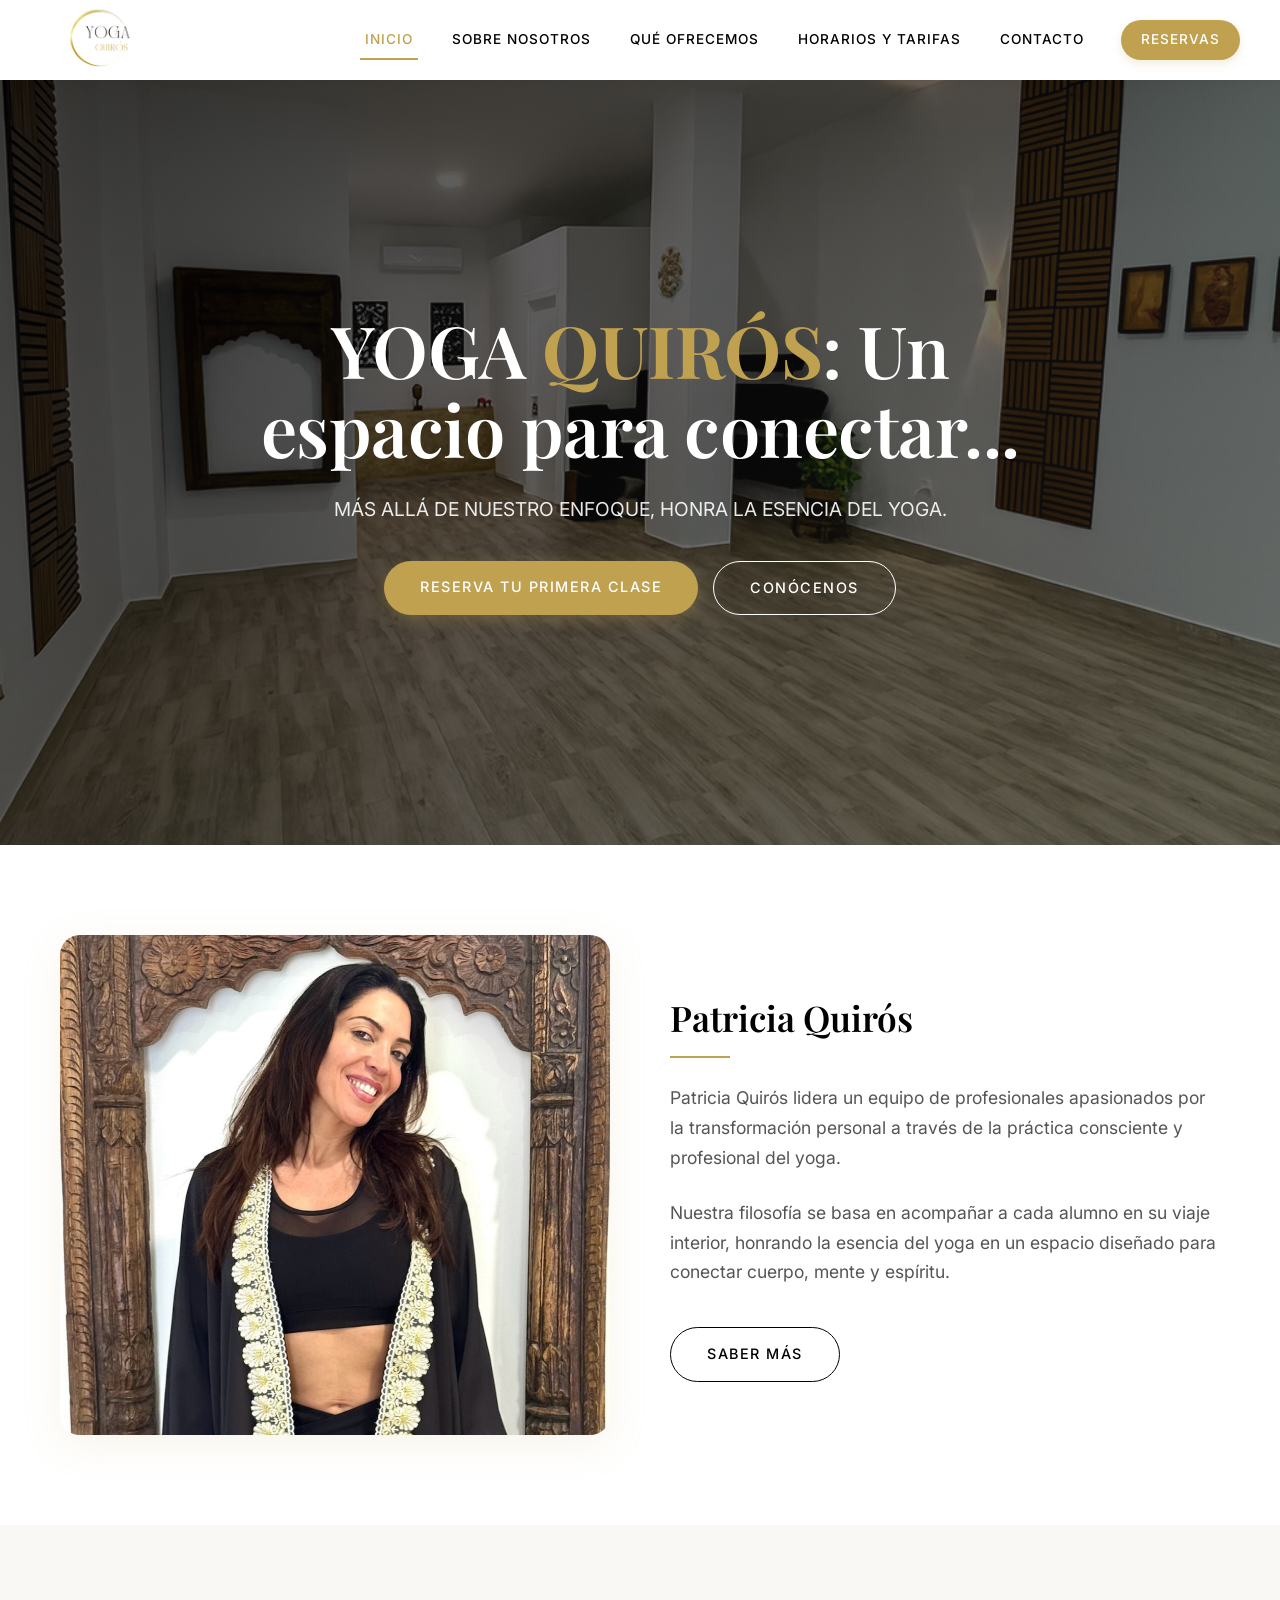
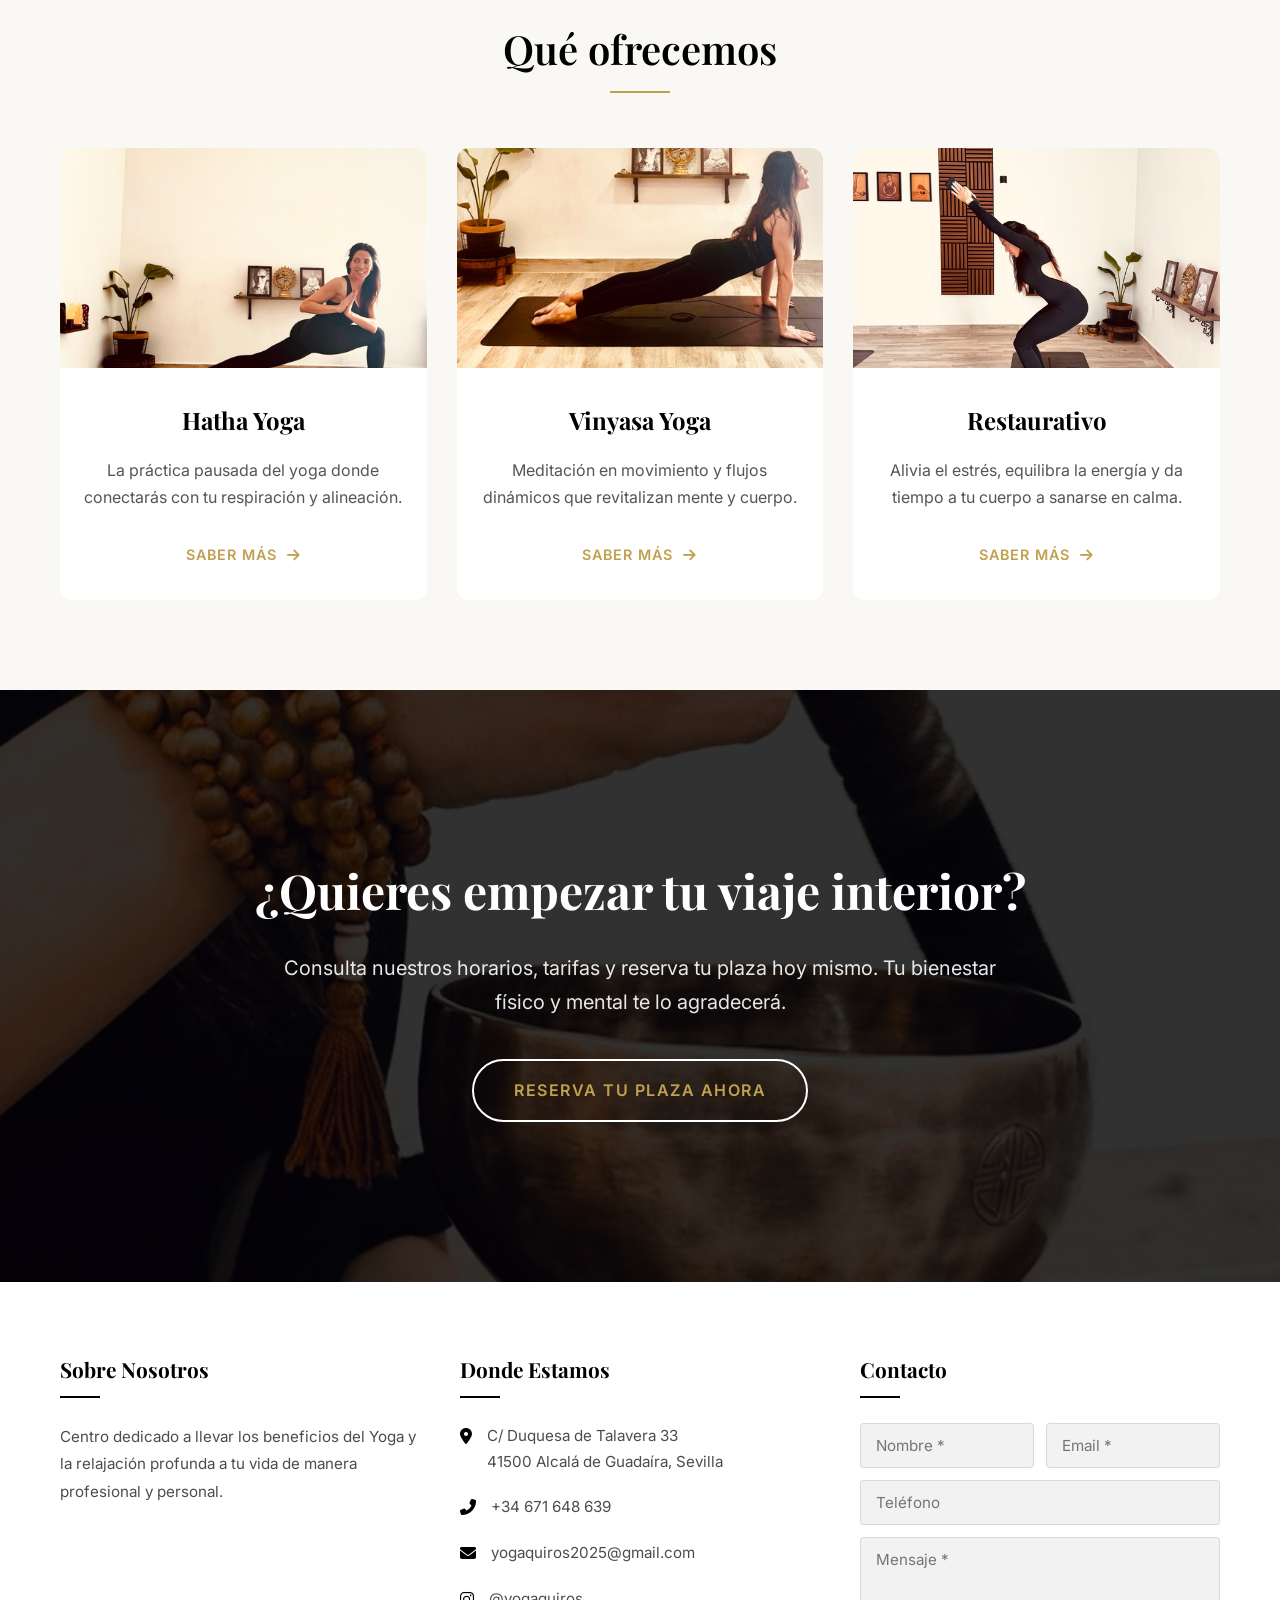
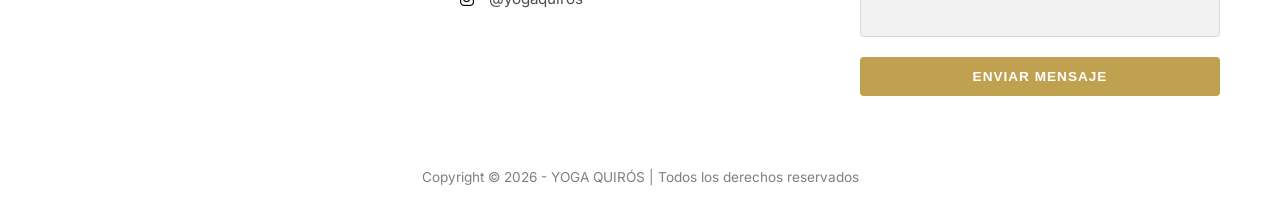
<file: index.html>
<!DOCTYPE html>
<html lang="es">

<head>
    <meta charset="UTF-8">
    <meta name="viewport" content="width=device-width, initial-scale=1.0">
    <title>Yoga Quirós - Centro de Yoga</title>
    <link rel="preconnect" href="https://fonts.googleapis.com">
    <link rel="preconnect" href="https://fonts.gstatic.com" crossorigin>
    <link
        href="https://fonts.googleapis.com/css2?family=Playfair+Display:ital,wght@0,400;0,500;0,600;0,700;1,400&family=Inter:wght@300;400;500;600;700&display=swap"
        rel="stylesheet">
    <link rel="stylesheet" href="https://cdnjs.cloudflare.com/ajax/libs/font-awesome/6.5.1/css/all.min.css">
    <link rel="icon" type="image/png" href="assets/images/logo-removebg-preview.png">
    <link rel="stylesheet" href="assets/css/style.css">
</head>

<body>


    <!-- ===== HEADER ===== -->
    <header>
        <nav class="nav-container">
            <a href="index.html" class="logo">
                <img src="assets/images/logo-removebg-preview.png" alt="Yoga Quirós" class="logo-img">
            </a>
            <div class="nav-menu" id="navMenu">
                <a href="index.html" class="active">Inicio</a>
                <a href="sobre-nosotros.html">Sobre nosotros</a>
                <a href="clases.html">Qué ofrecemos</a>
                <a href="horarios-tarifas.html">Horarios y Tarifas</a>
                <a href="contacto.html">Contacto</a>
                <a href="reservas.html" class="btn-nav-highlight">Reservas</a>
            </div>
            <div class="hamburger" id="hamburger" onclick="toggleMenu()">
                <span></span><span></span><span></span>
            </div>
        </nav>
    </header>

    <!-- ===== HERO ===== -->
    <section class="hero">
        <div class="hero-bg" style="background-image: url('assets/images/inicio.mejorada.png')"></div>
        <div class="hero-overlay"></div>
        <div class="hero-content">
            <h1>YOGA <span>QUIRÓS</span>: Un espacio para conectar...</h1>
            <p>MÁS ALLÁ DE NUESTRO ENFOQUE, HONRA LA ESENCIA DEL YOGA.</p>
            <div style="display: flex; gap: 15px; justify-content: center; flex-wrap: wrap;">
                <a href="reservas.html" class="btn btn-primary">Reserva tu primera clase</a>
                <a href="sobre-nosotros.html" class="btn btn-outline-white">Conócenos</a>
            </div>
        </div>
    </section>

    <!-- ===== NOSOTROS RESUMEN ===== -->
    <section class="section nosotros">
        <div class="container">
            <div class="nosotros-grid">
                <div class="nosotros-image fade-in">
                    <img src="assets/images/Patricia.jpg" alt="Patricia Quirós">
                </div>
                <div class="nosotros-text fade-in">
                    <h2>Patricia Quirós</h2>
                    <p>Patricia Quirós lidera un equipo de profesionales apasionados por la transformación personal a
                        través de la práctica consciente y profesional del yoga.</p>
                    <p>Nuestra filosofía se basa en acompañar a cada alumno en su viaje interior, honrando la esencia
                        del yoga en un espacio diseñado para conectar cuerpo, mente y espíritu.</p>
                    <a href="sobre-nosotros.html" class="btn btn-outline-dark">Saber más</a>
                </div>
            </div>
        </div>
    </section>

    <!-- ===== SERVICIOS RESUMEN ===== -->
    <section class="section servicios">
        <div class="container">
            <div class="section-title fade-in">
                <h2>Qué ofrecemos</h2>
            </div>
            <div class="servicios-grid">
                <a href="clases.html" class="servicio-card-light fade-in" style="text-decoration:none;">
                    <div class="card-img-light">
                        <img src="assets/images/HATHA YOGA.png" alt="Hatha Yoga">
                    </div>
                    <div class="card-body-light">
                        <h3>Hatha Yoga</h3>
                        <p>La práctica pausada del yoga donde conectarás con tu respiración y alineación.</p>
                        <span class="btn-text">Saber más <i class="fas fa-arrow-right"
                                style="margin-left:5px;"></i></span>
                    </div>
                </a>
                <a href="clases.html" class="servicio-card-light fade-in" style="text-decoration:none;">
                    <div class="card-img-light">
                        <img src="assets/images/VINYASA YOGA.jpg" alt="Vinyasa Yoga"
                            style="object-position: center 80%;">
                    </div>
                    <div class="card-body-light">
                        <h3>Vinyasa Yoga</h3>
                        <p>Meditación en movimiento y flujos dinámicos que revitalizan mente y cuerpo.</p>
                        <span class="btn-text">Saber más <i class="fas fa-arrow-right"
                                style="margin-left:5px;"></i></span>
                    </div>
                </a>
                <a href="clases.html" class="servicio-card-light fade-in" style="text-decoration:none;">
                    <div class="card-img-light">
                        <img src="assets/images/YOGA RESTAURATIVO.jpg" alt="Yoga Restaurativo">
                    </div>
                    <div class="card-body-light">
                        <h3>Restaurativo</h3>
                        <p>Alivia el estrés, equilibra la energía y da tiempo a tu cuerpo a sanarse en calma.</p>
                        <span class="btn-text">Saber más <i class="fas fa-arrow-right"
                                style="margin-left:5px;"></i></span>
                    </div>
                </a>
            </div>
        </div>
    </section>

    <!-- ===== PRESUPUESTO (CTA) ===== -->
    <section class="presupuesto">
        <div class="container">
            <h2 class="fade-in">¿Quieres empezar tu viaje interior?</h2>
            <p class="fade-in">Consulta nuestros horarios, tarifas y reserva tu plaza hoy mismo. Tu bienestar físico y
                mental te lo agradecerá.</p>
            <a href="reservas.html" class="btn btn-outline fade-in">Reserva tu plaza ahora</a>
        </div>
    </section>

    <!-- ===== FOOTER ===== -->
    <footer>
        <div class="footer-main">
            <div class="container">
                <div class="footer-grid">
                    <div class="footer-col">
                        <h3>Sobre Nosotros</h3>
                        <p>Centro dedicado a llevar los beneficios del Yoga y la relajación profunda a tu vida de manera
                            profesional y personal.</p>
                    </div>
                    <div class="footer-col">
                        <h3>Donde Estamos</h3>
                        <div class="footer-contact-item">
                            <i class="fas fa-map-marker-alt"></i>
                            <a href="https://maps.app.goo.gl/vKVB9Pz6PvzB8QxY7" target="_blank" rel="noopener">C/
                                Duquesa de Talavera 33<br>41500 Alcalá de Guadaíra, Sevilla</a>
                        </div>
                        <div class="footer-contact-item">
                            <i class="fas fa-phone-alt"></i>
                            <div><a href="tel:+34671648639">+34 671 648 639</a></div>
                        </div>
                        <div class="footer-contact-item">
                            <i class="fas fa-envelope"></i>
                            <a href="mailto:yogaquiros2025@gmail.com">yogaquiros2025@gmail.com</a>
                        </div>
                        <div class="footer-contact-item">
                            <i class="fab fa-instagram"></i>
                            <a href="https://instagram.com/yogaquiros" target="_blank">@yogaquiros</a>
                        </div>
                    </div>
                    <div class="footer-col">
                        <h3>Contacto</h3>
                        <form class="footer-form">
                            <div style="display: grid; grid-template-columns: 1fr 1fr; gap: 12px;">
                                <input type="text" name="nombre" placeholder="Nombre *" required>
                                <input type="email" name="email" placeholder="Email *" required>
                            </div>
                            <input type="tel" name="telefono" placeholder="Teléfono">
                            <textarea name="mensaje" placeholder="Mensaje *" required></textarea>
                            <button type="submit" class="btn-send">Enviar Mensaje</button>
                        </form>
                    </div>
                </div>
            </div>
        </div>
        <div class="footer-bottom">
            <div class="container">
                <p>Copyright &copy; 2026 - YOGA QUIRÓS | Todos los derechos reservados</p>
            </div>
        </div>
    </footer>

    <script src="assets/js/main.js"></script>
</body>

</html>
</file>
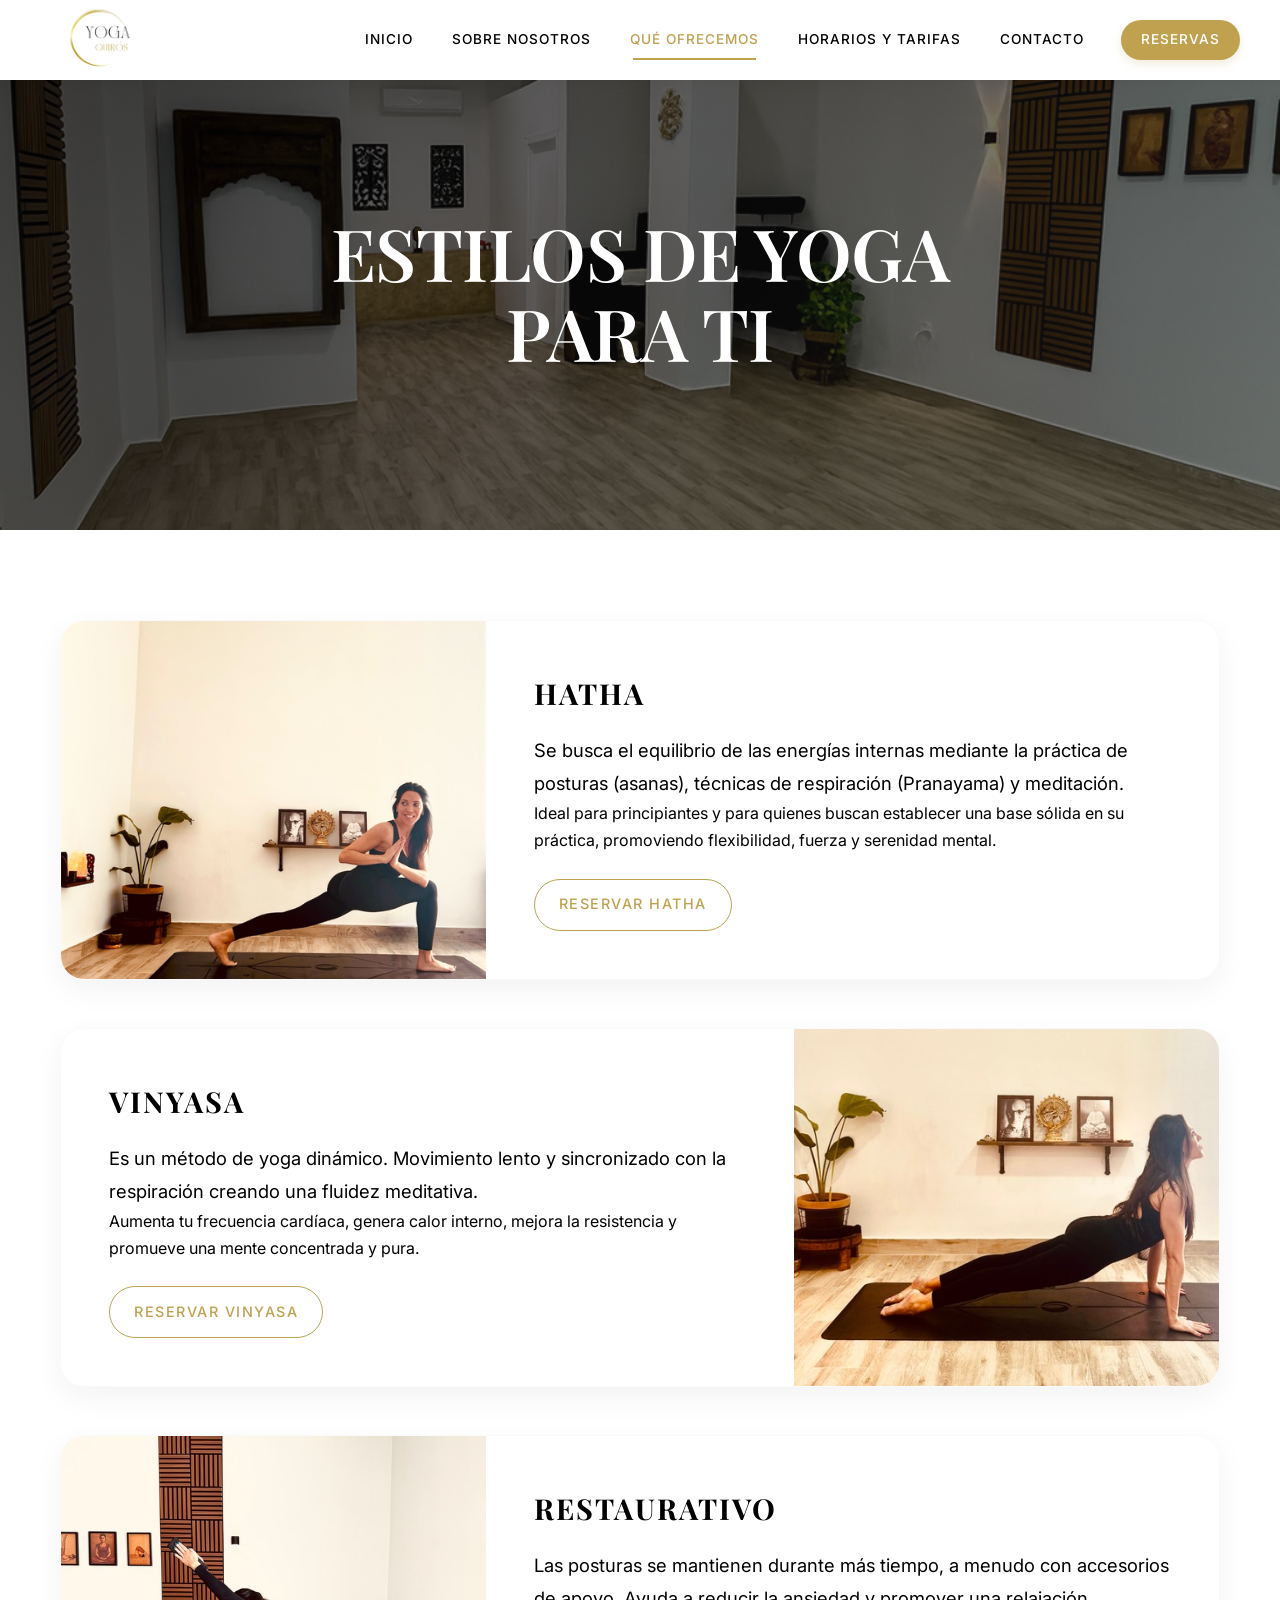
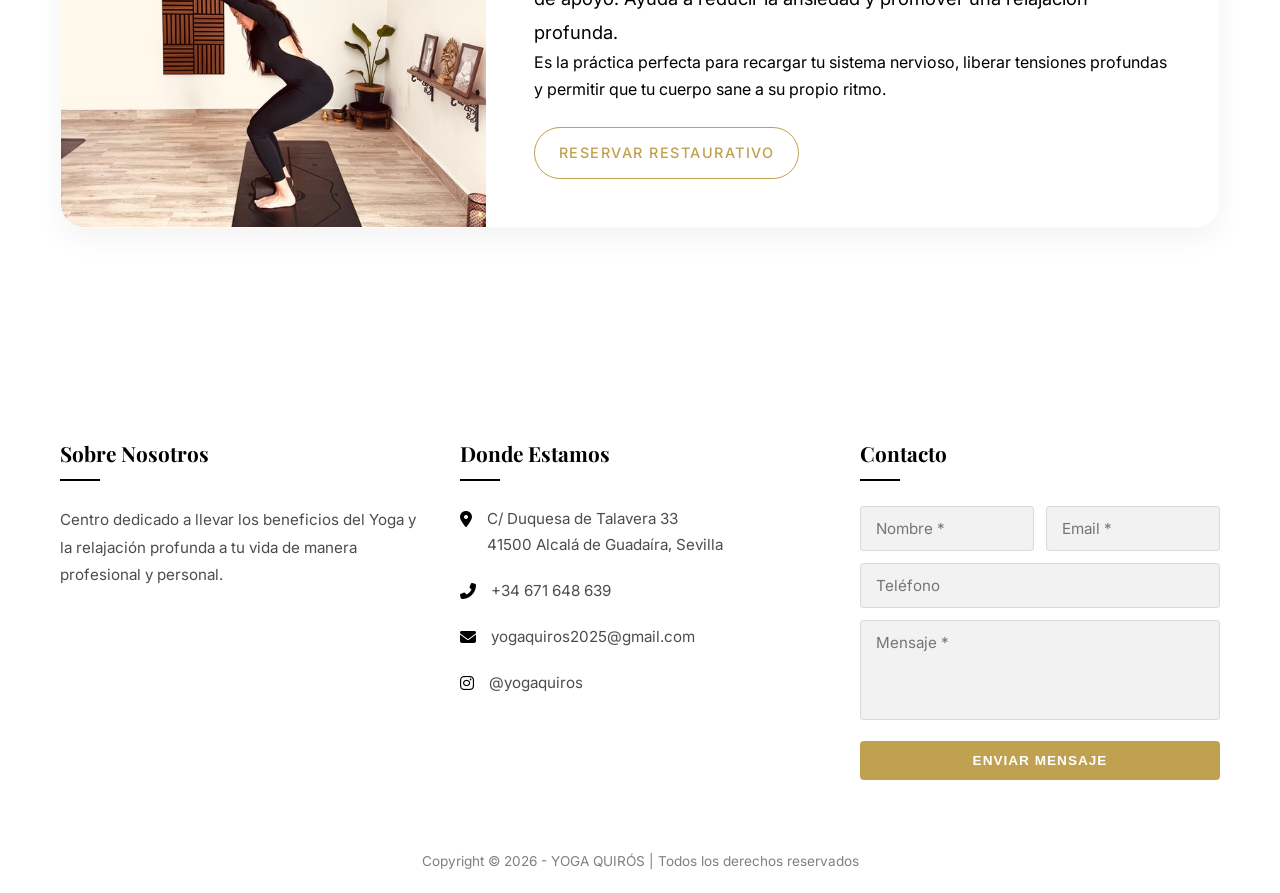
<file: clases.html>
<!DOCTYPE html>
<html lang="es">

<head>
    <meta charset="UTF-8">
    <meta name="viewport" content="width=device-width, initial-scale=1.0">
    <title>Qué Ofrecemos | Yoga Quirós</title>
    <meta name="description" content="Estilos de yoga para ti. Descubre el Hatha, Vinyasa y Restaurativo.">
    <link rel="icon" type="image/png" href="assets/images/logo-removebg-preview.png">
    <link rel="stylesheet" href="assets/css/style.css">
    <link rel="stylesheet" href="https://cdnjs.cloudflare.com/ajax/libs/font-awesome/6.5.1/css/all.min.css">
</head>

<body>


    <!-- ===== HEADER ===== -->
    <header>
        <nav class="nav-container">
            <a href="index.html" class="logo">
                <img src="assets/images/logo-removebg-preview.png" alt="Yoga Quirós" class="logo-img">
            </a>
            <div class="nav-menu" id="navMenu">
                <a href="index.html">Inicio</a>
                <a href="sobre-nosotros.html" class="">Sobre nosotros</a>
                <a href="clases.html" class="active">Qué ofrecemos</a>
                <a href="horarios-tarifas.html" class="">Horarios y Tarifas</a>
                <a href="contacto.html" class="">Contacto</a>
                <a href="reservas.html" class="btn-nav-highlight">Reservas</a>
            </div>
            <div class="hamburger" id="hamburger" onclick="toggleMenu()">
                <span></span><span></span><span></span>
            </div>
        </nav>
    </header>

    <!-- Page Header -->
    <section class="hero" style="min-height: 50vh; height: 50vh;">
        <div class="hero-bg" style="background-image: url('assets/images/inicio.mejorada.png')"></div>
        <div class="hero-overlay"></div>
        <div class="hero-content">
            <h1 style="color: #fff; text-transform: uppercase;">Estilos de Yoga Para Ti</h1>
        </div>
    </section>

    <!-- Classes Content -->
    <section class="section" style="background-color: var(--bg-color);">
        <div class="container fade-in">

            <!-- HATHA -->
            <div class="class-card">
                <div class="class-img" style="background-image: url('assets/images/HATHA YOGA.png');"></div>
                <div class="class-content">
                    <h3 class="text-gold">Hatha</h3>
                    <p style="font-size: 1.15rem; color: var(--text-primary); line-height: 1.8;">
                        Se busca el equilibrio de las energías internas mediante la práctica de posturas (asanas),
                        técnicas de respiración (Pranayama) y meditación.
                    </p>
                    <p>Ideal para principiantes y para quienes buscan establecer una base sólida en su práctica,
                        promoviendo flexibilidad, fuerza y serenidad mental.</p>
                    <div style="margin-top: 1.5rem;">
                        <a href="reservas.html?style=hatha" class="btn btn-outline"
                            style="padding: 0.8rem 1.5rem;">Reservar Hatha</a>
                    </div>
                </div>
            </div>

            <!-- VINYASA -->
            <div class="class-card class-card-reverse">
                <div class="class-img"
                    style="background-image: url('assets/images/VINYASA YOGA.jpg'); background-position: center 80%;">
                </div>
                <div class="class-content">
                    <h3 class="text-gold">Vinyasa</h3>
                    <p style="font-size: 1.15rem; color: var(--text-primary); line-height: 1.8;">
                        Es un método de yoga dinámico. Movimiento lento y sincronizado con la respiración creando una
                        fluidez meditativa.
                    </p>
                    <p>Aumenta tu frecuencia cardíaca, genera calor interno, mejora la resistencia y promueve una mente
                        concentrada y pura.</p>
                    <div style="margin-top: 1.5rem;">
                        <a href="reservas.html?style=vinyasa" class="btn btn-outline"
                            style="padding: 0.8rem 1.5rem;">Reservar Vinyasa</a>
                    </div>
                </div>
            </div>

            <!-- RESTAURATIVO -->
            <div class="class-card">
                <div class="class-img" style="background-image: url('assets/images/YOGA RESTAURATIVO.jpg');"></div>
                <div class="class-content">
                    <h3 class="text-gold">Restaurativo</h3>
                    <p style="font-size: 1.15rem; color: var(--text-primary); line-height: 1.8;">
                        Las posturas se mantienen durante más tiempo, a menudo con accesorios de apoyo. Ayuda a reducir
                        la ansiedad y promover una relajación profunda.
                    </p>
                    <p>Es la práctica perfecta para recargar tu sistema nervioso, liberar tensiones profundas y permitir
                        que tu cuerpo sane a su propio ritmo.</p>
                    <div style="margin-top: 1.5rem;">
                        <a href="reservas.html?style=restaurativo" class="btn btn-outline"
                            style="padding: 0.8rem 1.5rem;">Reservar Restaurativo</a>
                    </div>
                </div>
            </div>

        </div>
    </section>

    <!-- ===== FOOTER ===== -->
    <!-- ===== FOOTER ===== -->
    <footer>
        <div class="footer-main">
            <div class="container">
                <div class="footer-grid">
                    <div class="footer-col">
                        <h3>Sobre Nosotros</h3>
                        <p>Centro dedicado a llevar los beneficios del Yoga y la relajación profunda a tu vida de manera
                            profesional y personal.</p>
                    </div>
                    <div class="footer-col">
                        <h3>Donde Estamos</h3>
                        <div class="footer-contact-item">
                            <i class="fas fa-map-marker-alt"></i>
                            <a href="https://maps.app.goo.gl/vKVB9Pz6PvzB8QxY7" target="_blank" rel="noopener">C/
                                Duquesa de Talavera 33<br>41500 Alcalá de Guadaíra, Sevilla</a>
                        </div>
                        <div class="footer-contact-item">
                            <i class="fas fa-phone-alt"></i>
                            <div><a href="tel:+34671648639">+34 671 648 639</a></div>
                        </div>
                        <div class="footer-contact-item">
                            <i class="fas fa-envelope"></i>
                            <a href="mailto:yogaquiros2025@gmail.com">yogaquiros2025@gmail.com</a>
                        </div>
                        <div class="footer-contact-item">
                            <i class="fab fa-instagram"></i>
                            <a href="https://instagram.com/yogaquiros" target="_blank">@yogaquiros</a>
                        </div>
                    </div>
                    <div class="footer-col">
                        <h3>Contacto</h3>
                        <form class="footer-form">
                            <div style="display: grid; grid-template-columns: 1fr 1fr; gap: 12px;">
                                <input type="text" name="nombre" placeholder="Nombre *" required>
                                <input type="email" name="email" placeholder="Email *" required>
                            </div>
                            <input type="tel" name="telefono" placeholder="Teléfono">
                            <textarea name="mensaje" placeholder="Mensaje *" required></textarea>
                            <button type="submit" class="btn-send">Enviar Mensaje</button>
                        </form>
                    </div>
                </div>
            </div>
        </div>
        <div class="footer-bottom">
            <div class="container">
                <p>Copyright &copy; 2026 - YOGA QUIRÓS | Todos los derechos reservados</p>
            </div>
        </div>
    </footer>

    <script src="assets/js/main.js"></script>
</body>

</html>
</file>
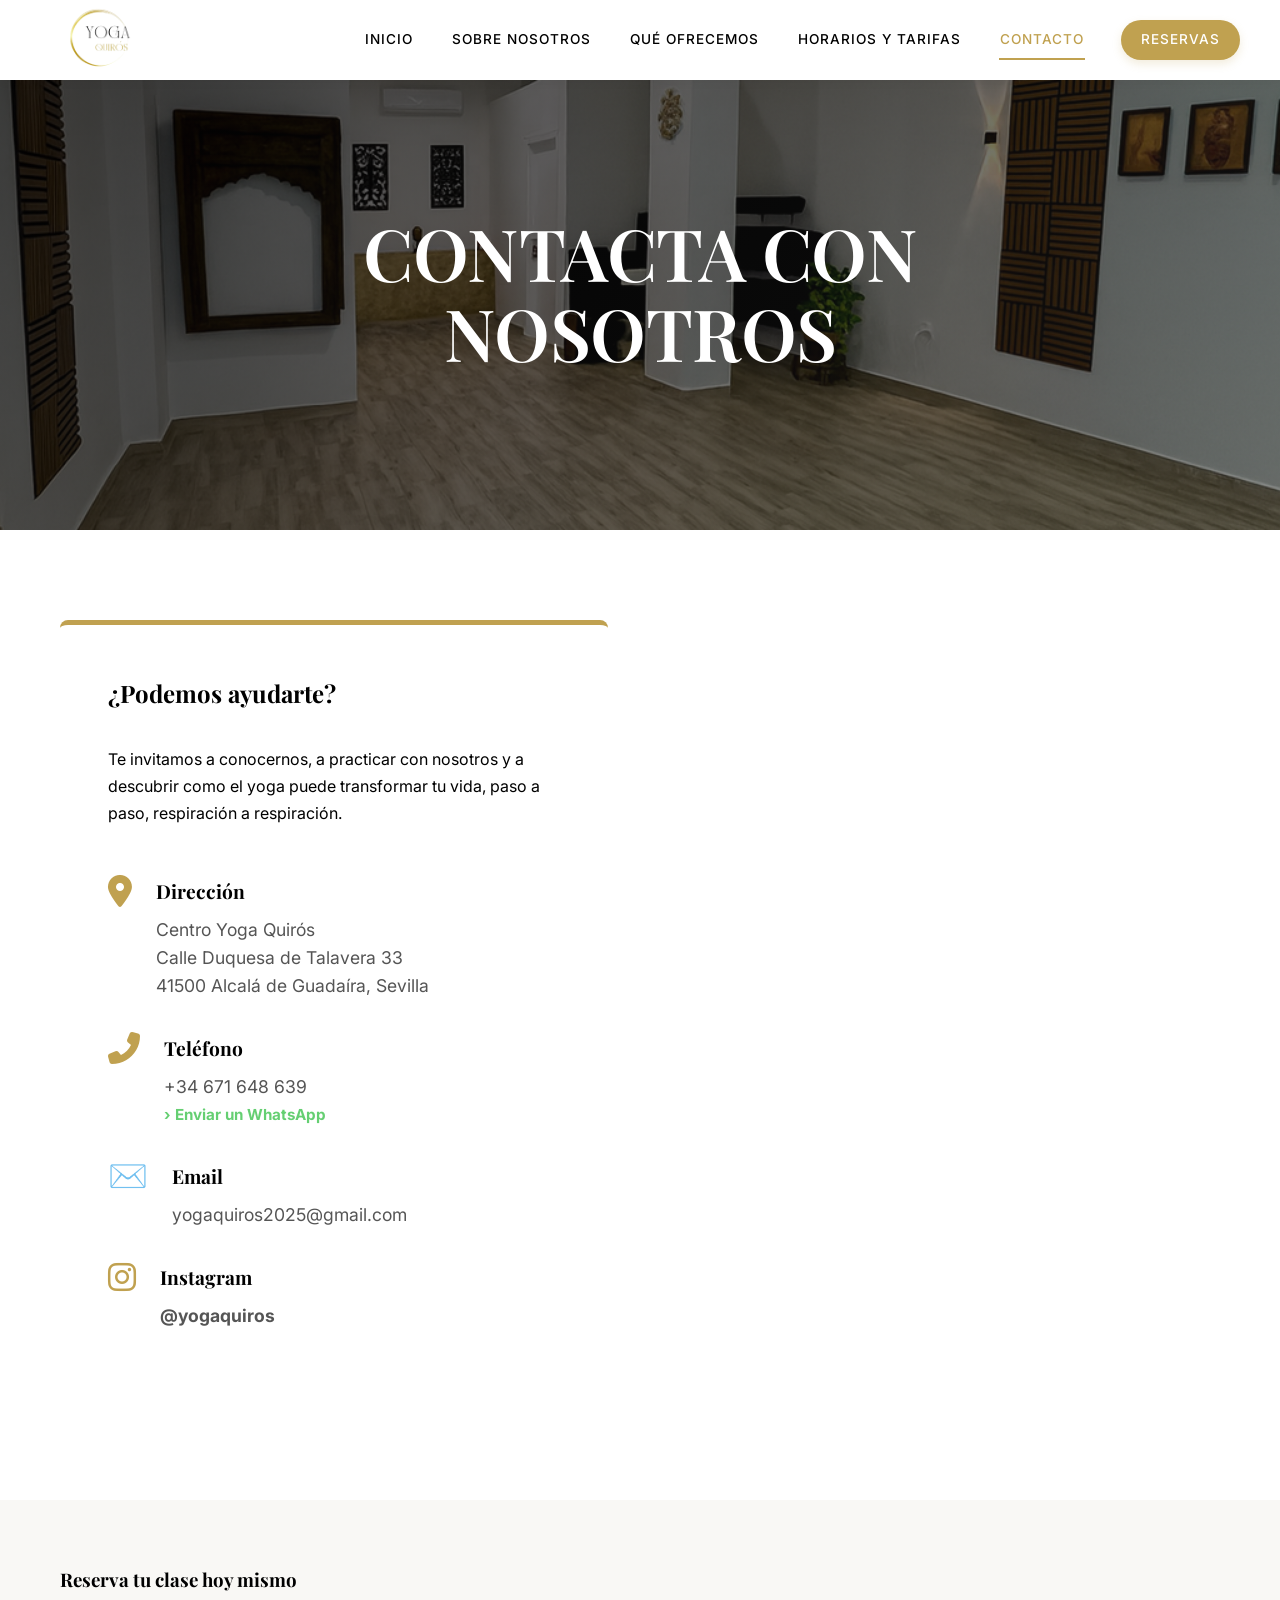
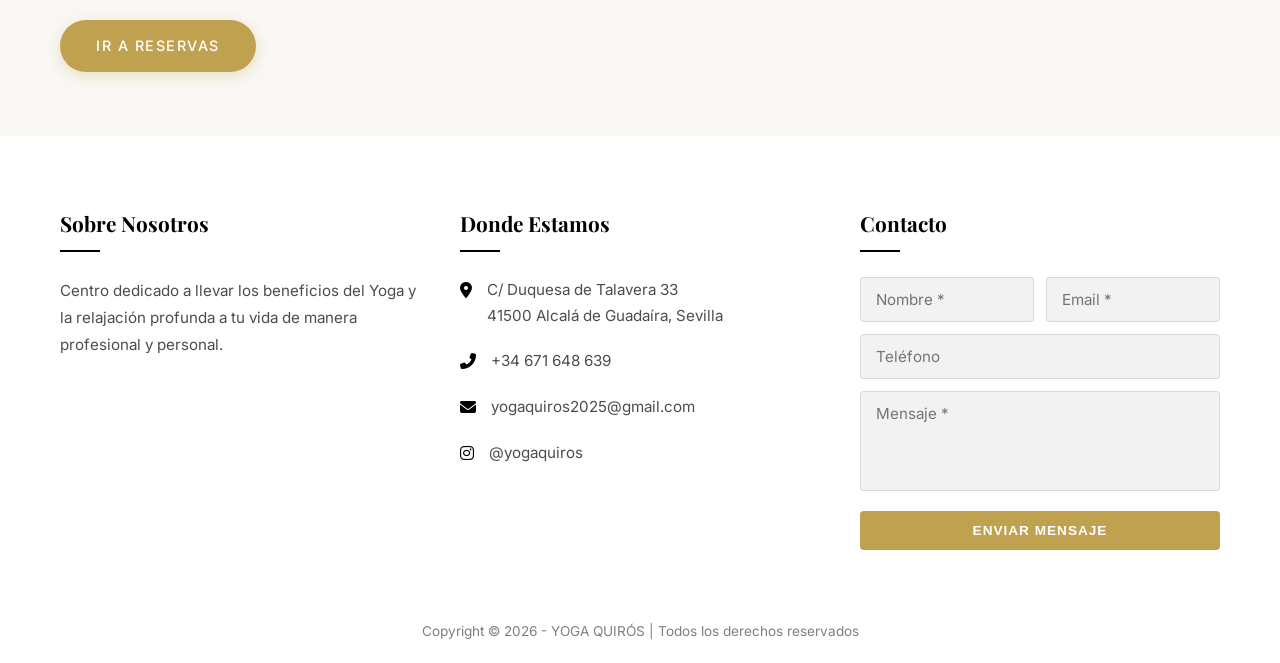
<file: contacto.html>
<!DOCTYPE html>
<html lang="es">

<head>
    <meta charset="UTF-8">
    <meta name="viewport" content="width=device-width, initial-scale=1.0">
    <title>Contacto | Yoga Quirós</title>
    <meta name="description" content="Contacta con el Centro Yoga Quirós en Alcalá de Guadaíra.">
    <link rel="icon" type="image/png" href="assets/images/logo-removebg-preview.png">
    <link rel="stylesheet" href="assets/css/style.css">
    <style>
        .contact-container {
            display: grid;
            grid-template-columns: 1fr 1fr;
            gap: 4rem;
            align-items: start;
        }

        .contact-info-card {
            background-color: #fff;
            padding: 3rem;
            border-radius: 8px;
            box-shadow: var(--shadow-soft);
            border-top: 5px solid var(--accent-gold);
        }

        .info-item {
            margin-bottom: 2rem;
            display: flex;
            align-items: flex-start;
            gap: 1.5rem;
        }

        .info-icon {
            color: var(--accent-gold);
            font-size: 2rem;
            line-height: 1;
        }

        .info-content h4 {
            margin-bottom: 0.5rem;
            font-size: 1.2rem;
        }

        .info-content p,
        .info-content a {
            color: var(--text-secondary);
            font-size: 1.1rem;
            line-height: 1.6;
            margin: 0;
        }

        .info-content a:hover {
            color: var(--accent-gold);
        }

        .map-container {
            border-radius: 8px;
            overflow: hidden;
            box-shadow: var(--shadow-soft);
            height: 100%;
            min-height: 400px;
        }

        .map-container iframe {
            width: 100%;
            height: 100%;
            min-height: 400px;
            border: 0;
            display: block;
        }

        @media (max-width: 768px) {
            .contact-container {
                grid-template-columns: 1fr;
                gap: 2rem;
            }

            .contact-info-card {
                padding: 2rem;
            }
        }
    </style>
    <link rel="stylesheet" href="https://cdnjs.cloudflare.com/ajax/libs/font-awesome/6.5.1/css/all.min.css">
</head>

<body>


    <!-- ===== HEADER ===== -->
    <header>
        <nav class="nav-container">
            <a href="index.html" class="logo">
                <img src="assets/images/logo-removebg-preview.png" alt="Yoga Quirós" class="logo-img">
            </a>
            <div class="nav-menu" id="navMenu">
                <a href="index.html">Inicio</a>
                <a href="sobre-nosotros.html" class="">Sobre nosotros</a>
                <a href="clases.html" class="">Qué ofrecemos</a>
                <a href="horarios-tarifas.html" class="">Horarios y Tarifas</a>
                <a href="contacto.html" class="active">Contacto</a>
                <a href="reservas.html" class="btn-nav-highlight">Reservas</a>
            </div>
            <div class="hamburger" id="hamburger" onclick="toggleMenu()">
                <span></span><span></span><span></span>
            </div>
        </nav>
    </header>

    <!-- Page Header -->
    <section class="hero" style="min-height: 50vh; height: 50vh;">
        <div class="hero-bg" style="background-image: url('assets/images/inicio.mejorada.png')"></div>
        <div class="hero-overlay"></div>
        <div class="hero-content">
            <h1 style="color: #fff; text-transform: uppercase;">Contacta con Nosotros</h1>
        </div>
    </section>

    <!-- Contact Content -->
    <section class="section" style="background-color: var(--bg-color);">
        <div class="container fade-in">
            <div class="contact-container">

                <div class="contact-info-card">
                    <h2 class="text-gold" style="margin-bottom: 2rem;">¿Podemos ayudarte?</h2>
                    <p style="margin-bottom: 3rem;">Te invitamos a conocernos, a practicar con nosotros y a descubrir
                        como el yoga puede transformar tu vida, paso a paso, respiración a respiración.</p>

                    <div class="info-item">
                        <div class="info-icon"><i class="fas fa-map-marker-alt"></i></div>
                        <div class="info-content">
                            <h4>Dirección</h4>
                            <p>Centro Yoga Quirós<br>
                                Calle Duquesa de Talavera 33<br>
                                41500 Alcalá de Guadaíra, Sevilla</p>
                        </div>
                    </div>

                    <div class="info-item">
                        <div class="info-icon"><i class="fas fa-phone-alt"></i></div>
                        <div class="info-content">
                            <h4>Teléfono</h4>
                            <a href="tel:+34671648639">+34 671 648 639</a><br>
                            <a href="https://wa.me/34671648639" target="_blank"
                                style="color: #65cf72; font-weight: bold; font-size: 0.95rem;">› Enviar un WhatsApp</a>
                        </div>
                    </div>

                    <div class="info-item">
                        <div class="info-icon">✉️</div>
                        <div class="info-content">
                            <h4>Email</h4>
                            <a href="mailto:yogaquiros2025@gmail.com">yogaquiros2025@gmail.com</a>
                        </div>
                    </div>

                    <div class="info-item">
                        <div class="info-icon"><i class="fab fa-instagram"></i></div>
                        <div class="info-content">
                            <h4>Instagram</h4>
                            <a href="https://instagram.com/yogaquiros" target="_blank"
                                style="font-weight: bold;">@yogaquiros</a>
                        </div>
                    </div>
                </div>

                <div class="map-container">
                    <iframe
                        src="https://www.google.com/maps/embed?pb=!1m18!1m12!1m3!1d3170.852920256247!2d-5.8504099!3d37.3340003!2m3!1f0!2f0!3f0!3m2!1i1024!2i768!4f13.1!3m3!1m2!1s0xd1270b776269665%3A0xea26a455a108ee85!2sC.%20Duquesa%20de%20Talavera%2C%2033%2C%2041500%20Alcal%C3%A1%20de%20Guada%C3%ADra%2C%20Sevilla!5e0!3m2!1ses!2ses!4v1714574900000!5m2!1ses!2ses"
                        allowfullscreen="" loading="lazy" referrerpolicy="no-referrer-when-downgrade"></iframe>
                </div>

            </div>
        </div>
    </section>

    <!-- Call to Action -->
    <section class="section" style="background-color: var(--accent-light); padding: 4rem 0;">
        <div class="container text-center fade-in">
            <h3 style="margin-bottom: 1.5rem;">Reserva tu clase hoy mismo</h3>
            <a href="reservas.html" class="btn btn-gold">Ir a Reservas</a>
        </div>
    </section>

    <!-- ===== FOOTER ===== -->
    <footer>
        <div class="footer-main">
            <div class="container">
                <div class="footer-grid">
                    <div class="footer-col">
                        <h3>Sobre Nosotros</h3>
                        <p>Centro dedicado a llevar los beneficios del Yoga y la relajación profunda a tu vida de manera
                            profesional y personal.</p>
                    </div>
                    <div class="footer-col">
                        <h3>Donde Estamos</h3>
                        <div class="footer-contact-item">
                            <i class="fas fa-map-marker-alt"></i>
                            <a href="https://maps.app.goo.gl/vKVB9Pz6PvzB8QxY7" target="_blank" rel="noopener">C/
                                Duquesa de Talavera 33<br>41500 Alcalá de Guadaíra, Sevilla</a>
                        </div>
                        <div class="footer-contact-item">
                            <i class="fas fa-phone-alt"></i>
                            <div><a href="tel:+34671648639">+34 671 648 639</a></div>
                        </div>
                        <div class="footer-contact-item">
                            <i class="fas fa-envelope"></i>
                            <a href="mailto:yogaquiros2025@gmail.com">yogaquiros2025@gmail.com</a>
                        </div>
                        <div class="footer-contact-item">
                            <i class="fab fa-instagram"></i>
                            <a href="https://instagram.com/yogaquiros" target="_blank">@yogaquiros</a>
                        </div>
                    </div>
                    <div class="footer-col">
                        <h3>Contacto</h3>
                        <form class="footer-form">
                            <div style="display: grid; grid-template-columns: 1fr 1fr; gap: 12px;">
                                <input type="text" name="nombre" placeholder="Nombre *" required>
                                <input type="email" name="email" placeholder="Email *" required>
                            </div>
                            <input type="tel" name="telefono" placeholder="Teléfono">
                            <textarea name="mensaje" placeholder="Mensaje *" required></textarea>
                            <button type="submit" class="btn-send">Enviar Mensaje</button>
                        </form>
                    </div>
                </div>
            </div>
        </div>
        <div class="footer-bottom">
            <div class="container">
                <p>Copyright &copy; 2026 - YOGA QUIRÓS | Todos los derechos reservados</p>
            </div>
        </div>
    </footer>

    <script src="assets/js/main.js"></script>
</body>

</html>
</file>
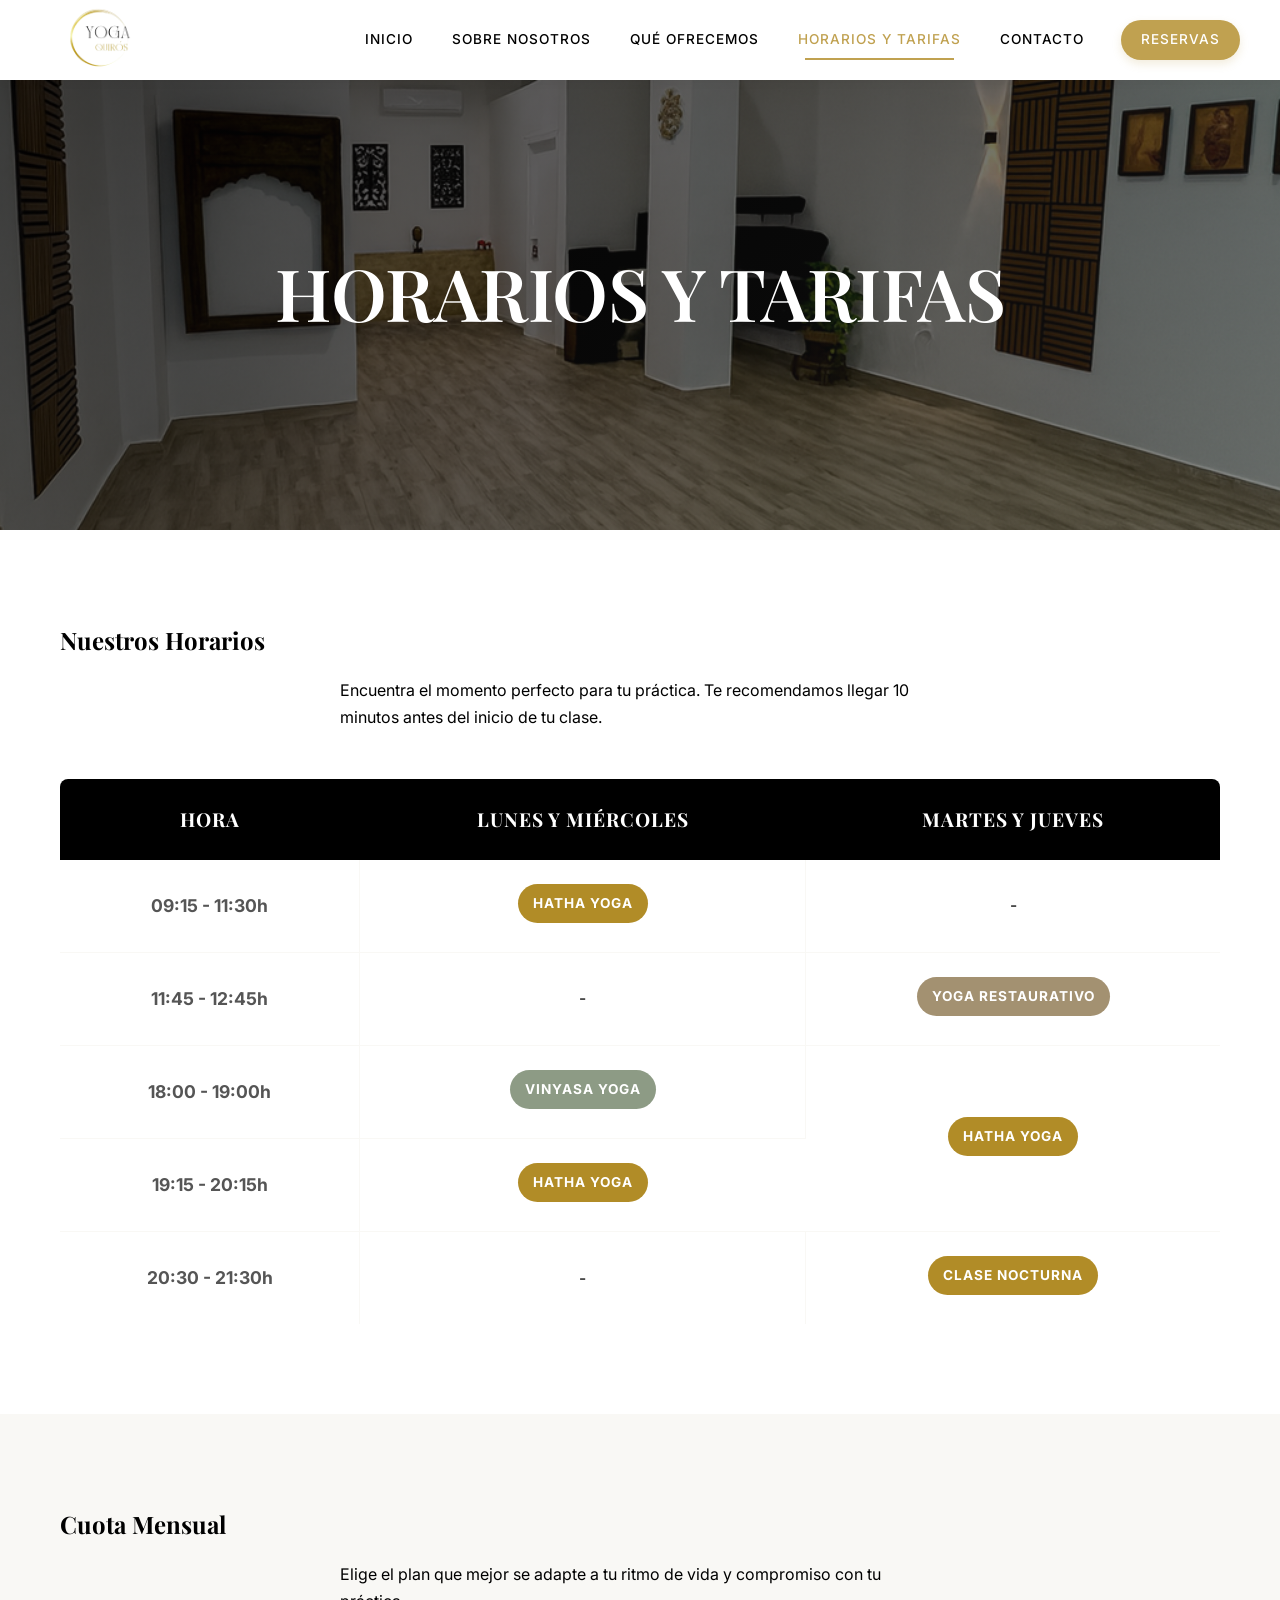
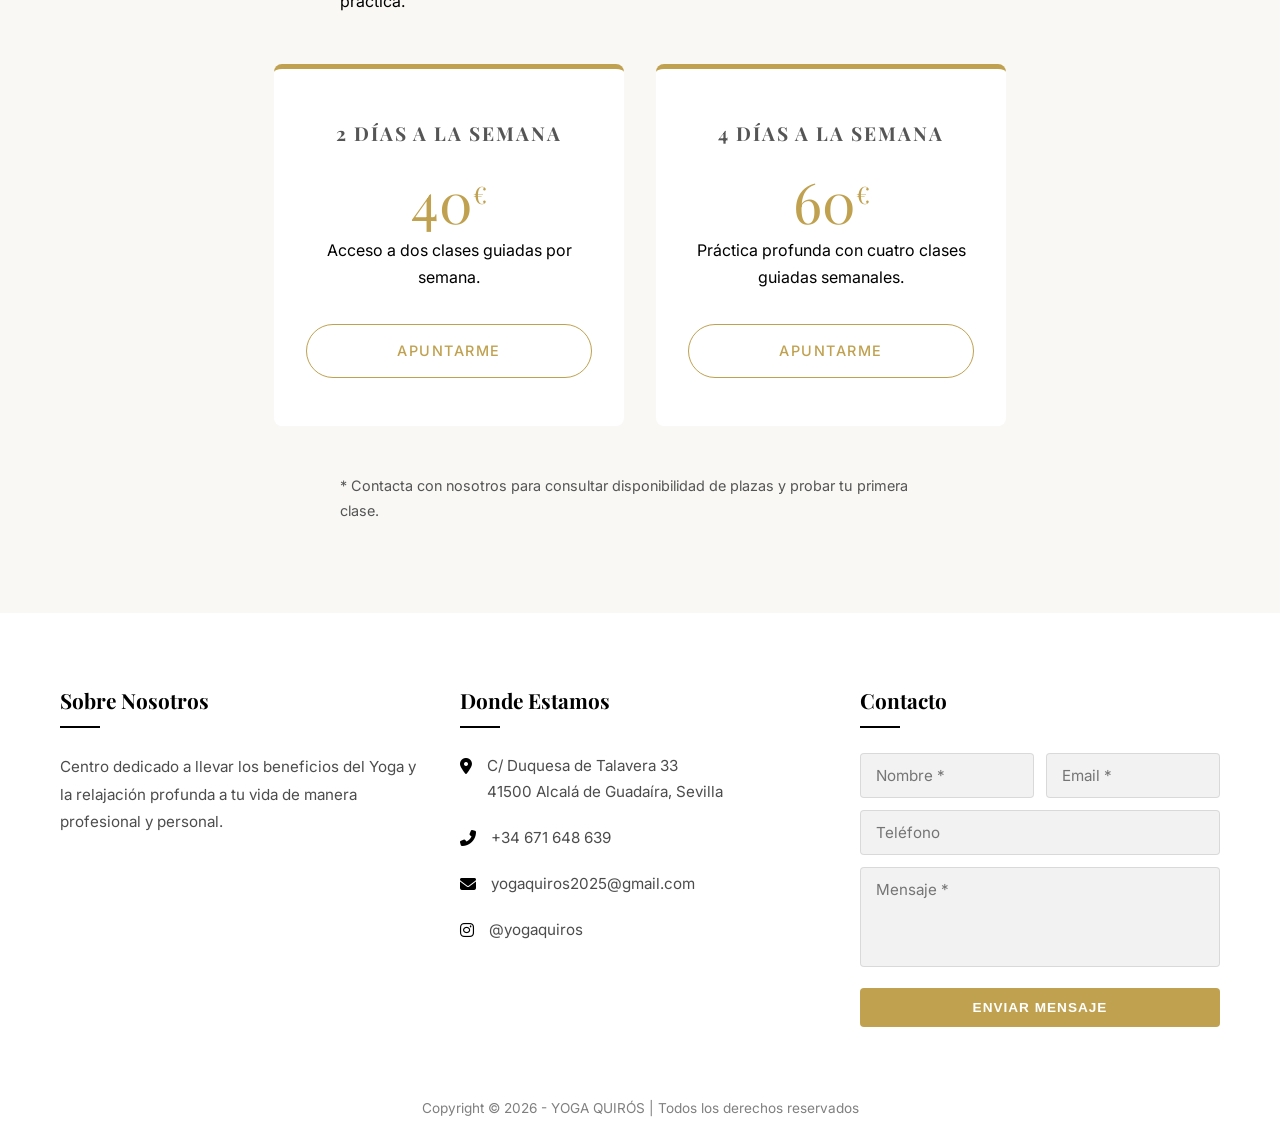
<file: horarios-tarifas.html>
<!DOCTYPE html>
<html lang="es">

<head>
    <meta charset="UTF-8">
    <meta name="viewport" content="width=device-width, initial-scale=1.0">
    <title>Horarios y Tarifas | Yoga Quirós</title>
    <meta name="description"
        content="Consulta nuestros horarios de clases de Hatha, Vinyasa y Restaurativo, así como las tarifas mensuales de Yoga Quirós.">
    <link rel="icon" type="image/png" href="assets/images/logo-removebg-preview.png">
    <link rel="stylesheet" href="assets/css/style.css">
    <style>
        .schedule-table {
            width: 100%;
            border-collapse: separate;
            border-spacing: 0;
            margin-top: 2rem;
            border-radius: 8px;
            overflow: hidden;
            box-shadow: var(--shadow-soft);
        }

        .schedule-table th {
            background-color: var(--text-primary);
            color: #fff;
            padding: 1.5rem;
            text-align: center;
            font-family: var(--font-heading);
            font-size: 1.2rem;
            letter-spacing: 1px;
            text-transform: uppercase;
        }

        .schedule-table td {
            background-color: #fff;
            padding: 1.5rem;
            text-align: center;
            border-bottom: 1px solid var(--accent-light);
            border-right: 1px solid var(--accent-light);
            vertical-align: middle;
        }

        .schedule-table td:last-child {
            border-right: none;
        }

        .schedule-table tr:last-child td {
            border-bottom: none;
        }

        .time-slot {
            font-weight: bold;
            color: var(--text-secondary);
            font-size: 1.1rem;
        }

        .class-badge {
            display: inline-block;
            padding: 8px 15px;
            border-radius: 20px;
            font-size: 0.85rem;
            font-weight: 700;
            text-transform: uppercase;
            letter-spacing: 1px;
            margin-bottom: 5px;
            color: #fff;
        }

        .badge-hatha {
            background-color: #B18C27;
        }

        .badge-vinyasa {
            background-color: #8D9B85;
            /* Soft green */
        }

        .badge-restaurativo {
            background-color: #A39171;
            /* Taupe/Brown soft */
        }

        .pricing-cards {
            display: flex;
            justify-content: center;
            gap: 2rem;
            flex-wrap: wrap;
            margin-top: 3rem;
        }

        .pricing-card {
            background: #fff;
            border-radius: 8px;
            padding: 3rem 2rem;
            text-align: center;
            box-shadow: var(--shadow-soft);
            flex: 1;
            min-width: 250px;
            max-width: 350px;
            border-top: 5px solid var(--accent-gold);
            transition: var(--transition);
            display: flex;
            flex-direction: column;
            justify-content: space-between;
        }

        .pricing-card:hover {
            transform: translateY(-10px);
            box-shadow: var(--shadow-hover);
        }

        .price {
            font-size: 3.5rem;
            font-family: var(--font-heading);
            color: var(--text-primary);
            margin: 1.5rem 0 0.5rem;
            line-height: 1;
        }

        .currency {
            font-size: 1.5rem;
            vertical-align: super;
        }

        @media (max-width: 768px) {

            .schedule-table,
            .schedule-table tbody,
            .schedule-table tr,
            .schedule-table td {
                display: block;
                width: 100%;
            }

            .schedule-table th {
                display: none;
            }

            .schedule-table tr {
                margin-bottom: 1rem;
                border: 1px solid var(--accent-light);
                border-radius: 8px;
                overflow: hidden;
            }

            .schedule-table td {
                border-right: none;
                text-align: left;
                position: relative;
                padding-left: 50%;
            }

            .schedule-table td::before {
                content: attr(data-label);
                position: absolute;
                left: 1rem;
                width: 45%;
                font-weight: bold;
                text-align: left;
                color: var(--text-primary);
            }
        }
    </style>
    <link rel="stylesheet" href="https://cdnjs.cloudflare.com/ajax/libs/font-awesome/6.5.1/css/all.min.css">
</head>

<body>


    <!-- ===== HEADER ===== -->
    <header>
        <nav class="nav-container">
            <a href="index.html" class="logo">
                <img src="assets/images/logo-removebg-preview.png" alt="Yoga Quirós" class="logo-img">
            </a>
            <div class="nav-menu" id="navMenu">
                <a href="index.html">Inicio</a>
                <a href="sobre-nosotros.html" class="">Sobre nosotros</a>
                <a href="clases.html" class="">Qué ofrecemos</a>
                <a href="horarios-tarifas.html" class="active">Horarios y Tarifas</a>
                <a href="contacto.html" class="">Contacto</a>
                <a href="reservas.html" class="btn-nav-highlight">Reservas</a>
            </div>
            <div class="hamburger" id="hamburger" onclick="toggleMenu()">
                <span></span><span></span><span></span>
            </div>
        </nav>
    </header>

    <!-- Page Header -->
    <section class="hero" style="min-height: 50vh; height: 50vh;">
        <div class="hero-bg" style="background-image: url('assets/images/inicio.mejorada.png')"></div>
        <div class="hero-overlay"></div>
        <div class="hero-content">
            <h1 style="color: #fff; text-transform: uppercase;">Horarios y Tarifas</h1>
        </div>
    </section>

    <!-- Schedule Content -->
    <section class="section" style="background-color: var(--bg-color);">
        <div class="container fade-in text-center">

            <h2 class="text-gold" style="margin-bottom: 1rem;">Nuestros Horarios</h2>
            <p style="max-width: 600px; margin: 0 auto 3rem;">Encuentra el momento perfecto para tu práctica. Te
                recomendamos llegar 10 minutos antes del inicio de tu clase.</p>

            <table class="schedule-table">
                <thead>
                    <tr>
                        <th>Hora</th>
                        <th>Lunes y Miércoles</th>
                        <th>Martes y Jueves</th>
                    </tr>
                </thead>
                <tbody>
                    <tr>
                        <td data-label="Hora" class="time-slot">09:15 - 11:30h</td>
                        <td data-label="Lunes y Miércoles">
                            <span class="class-badge badge-hatha">Hatha Yoga</span>
                        </td>
                        <td data-label="Martes y Jueves">-</td>
                    </tr>
                    <tr>
                        <td data-label="Hora" class="time-slot">11:45 - 12:45h</td>
                        <td data-label="Lunes y Miércoles">-</td>
                        <td data-label="Martes y Jueves">
                            <span class="class-badge badge-restaurativo">Yoga Restaurativo</span>
                        </td>
                    </tr>
                    <tr>
                        <td data-label="Hora" class="time-slot">18:00 - 19:00h</td>
                        <td data-label="Lunes y Miércoles">
                            <span class="class-badge badge-vinyasa">Vinyasa Yoga</span>
                        </td>
                        <td data-label="Martes y Jueves" rowspan="2">
                            <span class="class-badge badge-hatha">Hatha Yoga</span>
                        </td>
                    </tr>
                    <tr>
                        <td data-label="Hora" class="time-slot">19:15 - 20:15h</td>
                        <td data-label="Lunes y Miércoles">
                            <span class="class-badge badge-hatha">Hatha Yoga</span>
                        </td>
                    </tr>
                    <tr>
                        <td data-label="Hora" class="time-slot">20:30 - 21:30h</td>
                        <td data-label="Lunes y Miércoles">-</td>
                        <td data-label="Martes y Jueves">
                            <span class="class-badge badge-hatha">Clase Nocturna</span>
                        </td>
                    </tr>
                </tbody>
            </table>

        </div>
    </section>

    <!-- Pricing Section -->
    <section class="section" style="background-color: var(--accent-light);">
        <div class="container fade-in text-center">
            <h2 class="text-gold" style="margin-bottom: 1rem;">Cuota Mensual</h2>
            <p style="max-width: 600px; margin: 0 auto;">Elige el plan que mejor se adapte a tu ritmo de vida y
                compromiso con tu práctica.</p>

            <div class="pricing-cards">
                <div class="pricing-card">
                    <h3
                        style="font-size: 1.2rem; text-transform: uppercase; letter-spacing: 2px; color: var(--text-secondary);">
                        2 Días a la Semana</h3>
                    <div class="price" style="color: var(--accent-gold);">40<span class="currency">€</span></div>
                    <p style="margin-bottom: 2rem;">Acceso a dos clases guiadas por semana.</p>
                    <a href="reservas.html" class="btn btn-outline" style="width: 100%;">Apuntarme</a>
                </div>

                <div class="pricing-card">
                    <h3
                        style="font-size: 1.2rem; text-transform: uppercase; letter-spacing: 2px; color: var(--text-secondary);">
                        4 Días a la Semana</h3>
                    <div class="price" style="color: var(--accent-gold);">60<span class="currency">€</span></div>
                    <p style="margin-bottom: 2rem;">Práctica profunda con cuatro clases
                        guiadas semanales.</p>
                    <a href="reservas.html" class="btn btn-outline" style="width: 100%;">Apuntarme</a>
                </div>
            </div>

            <p
                style="margin-top: 3rem; font-size: 0.9rem; color: var(--text-secondary); max-width: 600px; margin-left: auto; margin-right: auto;">
                * Contacta con nosotros para consultar disponibilidad de plazas y probar tu primera clase.
            </p>
        </div>
    </section>

    <!-- ===== FOOTER ===== -->
    <footer>
        <div class="footer-main">
            <div class="container">
                <div class="footer-grid">
                    <div class="footer-col">
                        <h3>Sobre Nosotros</h3>
                        <p>Centro dedicado a llevar los beneficios del Yoga y la relajación profunda a tu vida de manera
                            profesional y personal.</p>
                    </div>
                    <div class="footer-col">
                        <h3>Donde Estamos</h3>
                        <div class="footer-contact-item">
                            <i class="fas fa-map-marker-alt"></i>
                            <a href="https://maps.app.goo.gl/vKVB9Pz6PvzB8QxY7" target="_blank" rel="noopener">C/
                                Duquesa de Talavera 33<br>41500 Alcalá de Guadaíra, Sevilla</a>
                        </div>
                        <div class="footer-contact-item">
                            <i class="fas fa-phone-alt"></i>
                            <div><a href="tel:+34671648639">+34 671 648 639</a></div>
                        </div>
                        <div class="footer-contact-item">
                            <i class="fas fa-envelope"></i>
                            <a href="mailto:yogaquiros2025@gmail.com">yogaquiros2025@gmail.com</a>
                        </div>
                        <div class="footer-contact-item">
                            <i class="fab fa-instagram"></i>
                            <a href="https://instagram.com/yogaquiros" target="_blank">@yogaquiros</a>
                        </div>
                    </div>
                    <div class="footer-col">
                        <h3>Contacto</h3>
                        <form class="footer-form">
                            <div style="display: grid; grid-template-columns: 1fr 1fr; gap: 12px;">
                                <input type="text" name="nombre" placeholder="Nombre *" required>
                                <input type="email" name="email" placeholder="Email *" required>
                            </div>
                            <input type="tel" name="telefono" placeholder="Teléfono">
                            <textarea name="mensaje" placeholder="Mensaje *" required></textarea>
                            <button type="submit" class="btn-send">Enviar Mensaje</button>
                        </form>
                    </div>
                </div>
            </div>
        </div>
        <div class="footer-bottom">
            <div class="container">
                <p>Copyright &copy; 2026 - YOGA QUIRÓS | Todos los derechos reservados</p>
            </div>
        </div>
    </footer>

    <script src="assets/js/main.js"></script>
</body>

</html>
</file>
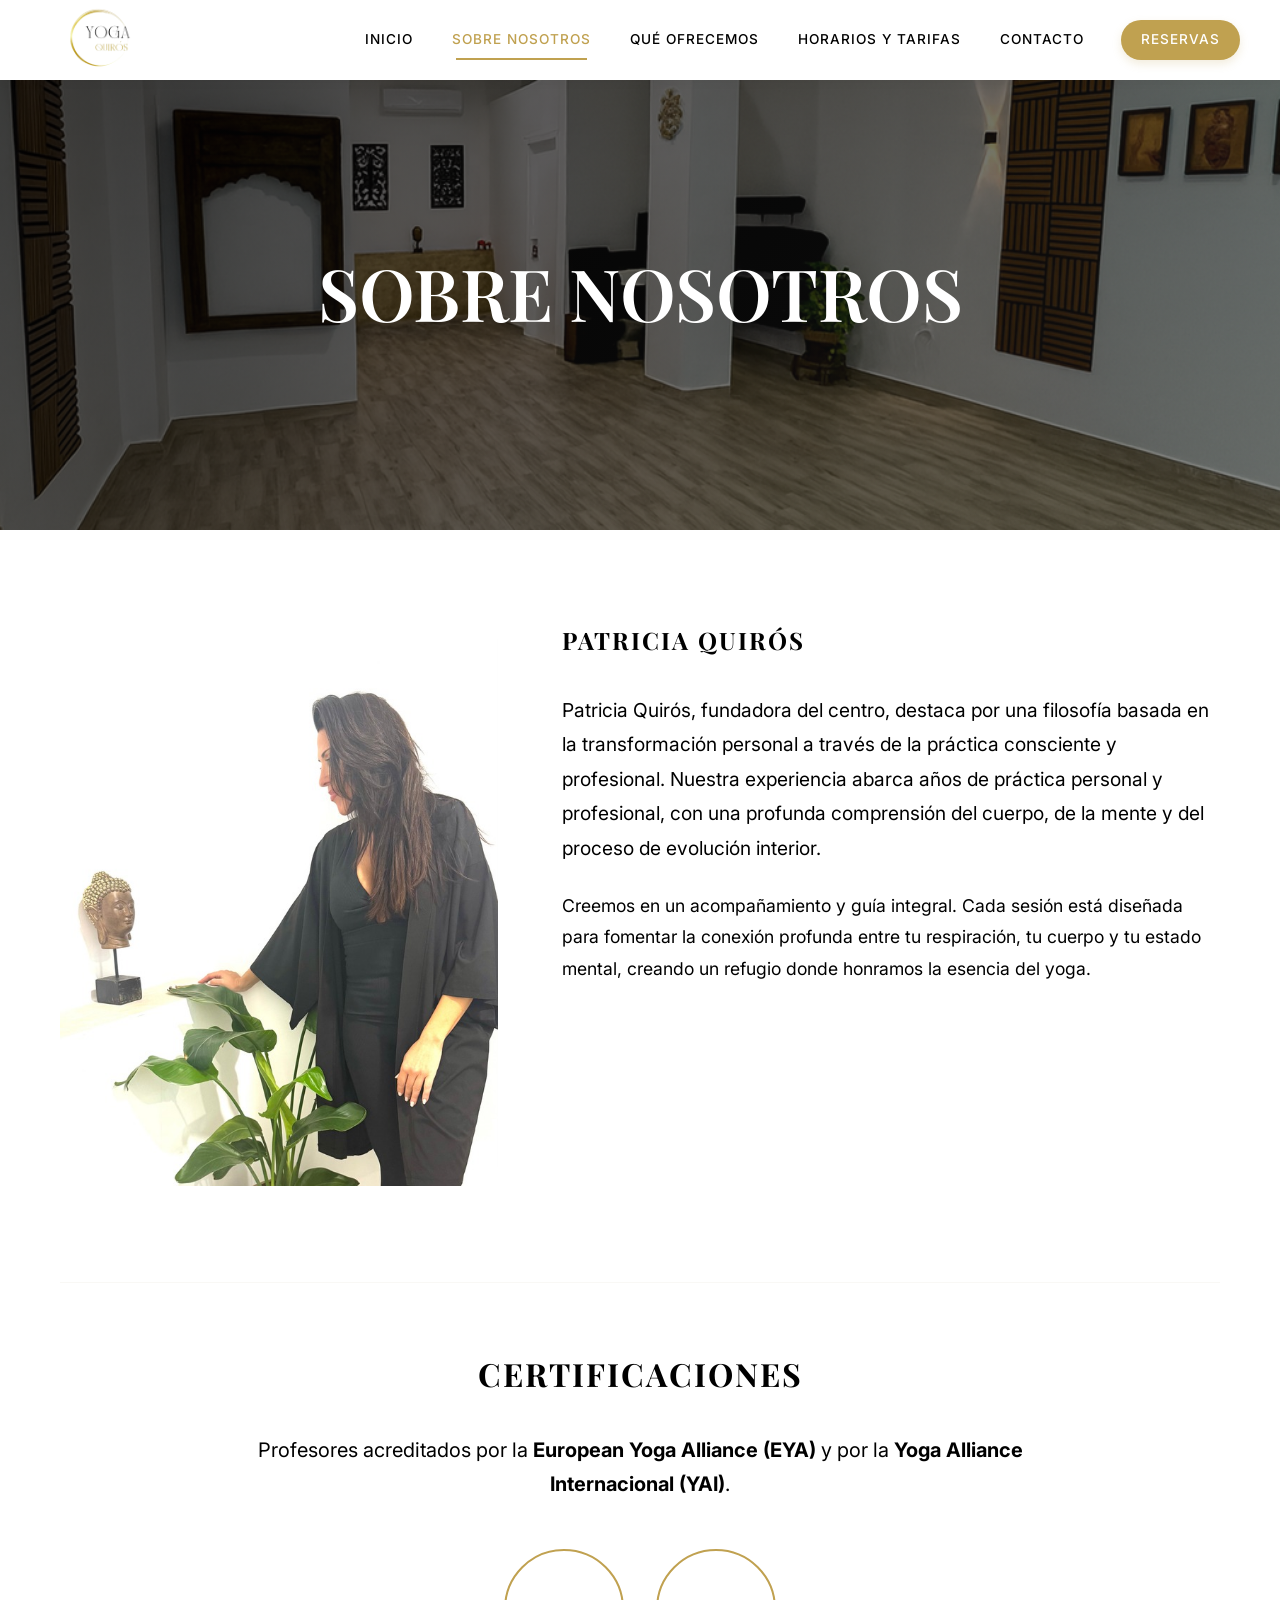
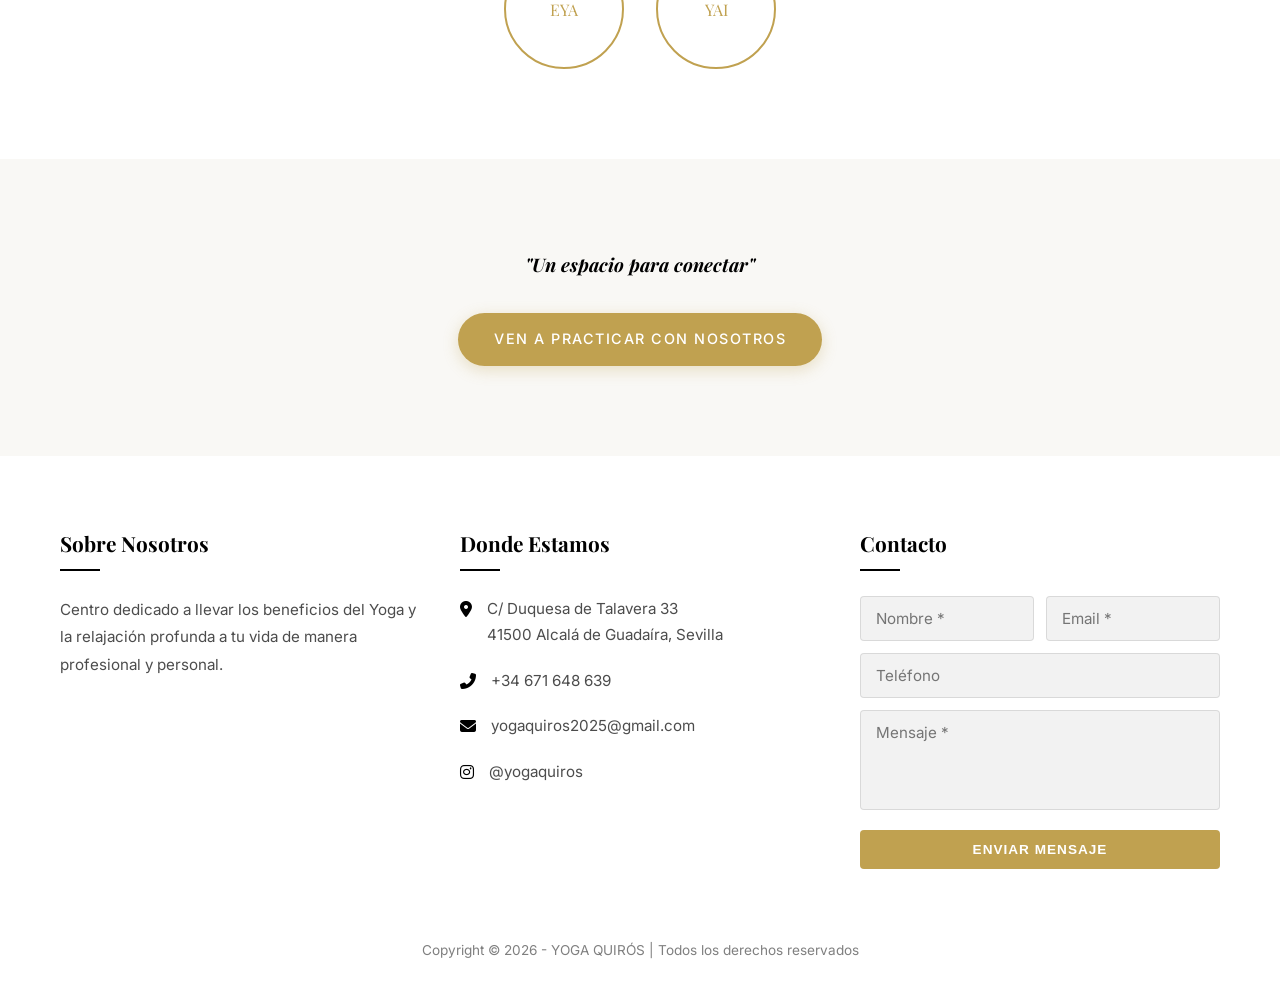
<file: sobre-nosotros.html>
<!DOCTYPE html>
<html lang="es">

<head>
    <meta charset="UTF-8">
    <meta name="viewport" content="width=device-width, initial-scale=1.0">
    <title>Sobre Nosotros | Yoga Quirós</title>
    <meta name="description"
        content="Nuestra experiencia y la de su fundadora, Patricia Quirós, abarca años de práctica personal y profesional.">
    <link rel="icon" type="image/png" href="assets/images/logo-removebg-preview.png">
    <link rel="stylesheet" href="assets/css/style.css">
    <link rel="stylesheet" href="https://cdnjs.cloudflare.com/ajax/libs/font-awesome/6.5.1/css/all.min.css">
</head>

<body>


    <!-- ===== HEADER ===== -->
    <header>
        <nav class="nav-container">
            <a href="index.html" class="logo">
                <img src="assets/images/logo-removebg-preview.png" alt="Yoga Quirós" class="logo-img">
            </a>
            <div class="nav-menu" id="navMenu">
                <a href="index.html">Inicio</a>
                <a href="sobre-nosotros.html" class="active">Sobre nosotros</a>
                <a href="clases.html" class="">Qué ofrecemos</a>
                <a href="horarios-tarifas.html" class="">Horarios y Tarifas</a>
                <a href="contacto.html" class="">Contacto</a>
                <a href="reservas.html" class="btn-nav-highlight">Reservas</a>
            </div>
            <div class="hamburger" id="hamburger" onclick="toggleMenu()">
                <span></span><span></span><span></span>
            </div>
        </nav>
    </header>

    <!-- Page Header -->
    <section class="hero" style="min-height: 50vh; height: 50vh;">
        <div class="hero-bg" style="background-image: url('assets/images/inicio.mejorada.png')"></div>
        <div class="hero-overlay"></div>
        <div class="hero-content">
            <h1 style="color: #fff; text-transform: uppercase;">Sobre Nosotros</h1>
        </div>
    </section>

    <!-- About Content -->
    <section class="section">
        <div class="container fade-in">
            <div style="display: flex; flex-wrap: wrap; gap: 4rem; align-items: flex-start;">

                <div style="flex: 1; min-width: 300px;">
                    <img src="assets/images/sobre.nosotros.jpg" alt="Centro Yoga Quirós"
                        style="width: 100%; border-radius: 24px; box-shadow: var(--shadow-soft);">
                </div>

                <div style="flex: 1.5; min-width: 300px;">
                    <h2
                        style="margin-bottom: 2rem; color: var(--text-primary); letter-spacing: 2px; text-transform: uppercase;">
                        Patricia Quirós</h2>
                    <p style="font-size: 1.2rem; line-height: 1.8; color: var(--text-primary);">
                        Patricia Quirós, fundadora del centro, destaca por una filosofía basada en la transformación
                        personal a través de la práctica consciente y profesional. Nuestra experiencia abarca años de
                        práctica personal y profesional, con una profunda comprensión del cuerpo, de la mente y del
                        proceso de evolución interior.
                    </p>
                    <p style="font-size: 1.1rem; line-height: 1.8; margin-top: 1.5rem;">
                        Creemos en un acompañamiento y guía integral. Cada sesión está diseñada para fomentar la
                        conexión profunda entre tu respiración, tu cuerpo y tu estado mental, creando un refugio donde
                        honramos la esencia del yoga.
                    </p>
                </div>

            </div>

            <div
                style="margin-top: 6rem; text-align: center; border-top: 1px solid var(--accent-light); padding-top: 4rem;">
                <h3 style="font-size: 2rem; margin-bottom: 2rem; letter-spacing: 2px;">
                    CERTIFICACIONES</h3>
                <p style="max-width: 800px; margin: 0 auto; font-size: 1.25rem;">
                    Profesores acreditados por la <strong class="text-gold">European Yoga Alliance (EYA)</strong> y por
                    la <strong class="text-gold">Yoga Alliance Internacional (YAI)</strong>.
                </p>
                <div style="display: flex; justify-content: center; gap: 2rem; margin-top: 3rem; flex-wrap: wrap;">
                    <!-- Placeholder certification logos if they existed in images, keeping structure clean -->
                    <div
                        style="width: 120px; height: 120px; border-radius: 50%; border: 2px solid var(--accent-gold); display: flex; align-items: center; justify-content: center; font-family: var(--font-heading); color: var(--accent-gold);">
                        EYA
                    </div>
                    <div
                        style="width: 120px; height: 120px; border-radius: 50%; border: 2px solid var(--accent-gold); display: flex; align-items: center; justify-content: center; font-family: var(--font-heading); color: var(--accent-gold);">
                        YAI
                    </div>
                </div>
            </div>
        </div>
    </section>

    <!-- Call to action -->
    <section class="section" style="background-color: var(--accent-light); text-align: center;">
        <div class="container fade-in">
            <h3 style="font-style: italic; color: var(--text-primary); margin-bottom: 2rem;">"Un espacio para conectar"
            </h3>
            <a href="reservas.html" class="btn btn-gold">Ven a practicar con nosotros</a>
        </div>
    </section>

    <!-- ===== FOOTER ===== -->
    <footer>
        <div class="footer-main">
            <div class="container">
                <div class="footer-grid">
                    <div class="footer-col">
                        <h3>Sobre Nosotros</h3>
                        <p>Centro dedicado a llevar los beneficios del Yoga y la relajación profunda a tu vida de manera
                            profesional y personal.</p>
                    </div>
                    <div class="footer-col">
                        <h3>Donde Estamos</h3>
                        <div class="footer-contact-item">
                            <i class="fas fa-map-marker-alt"></i>
                            <a href="https://maps.app.goo.gl/vKVB9Pz6PvzB8QxY7" target="_blank" rel="noopener">C/
                                Duquesa de Talavera 33<br>41500 Alcalá de Guadaíra, Sevilla</a>
                        </div>
                        <div class="footer-contact-item">
                            <i class="fas fa-phone-alt"></i>
                            <div><a href="tel:+34671648639">+34 671 648 639</a></div>
                        </div>
                        <div class="footer-contact-item">
                            <i class="fas fa-envelope"></i>
                            <a href="mailto:yogaquiros2025@gmail.com">yogaquiros2025@gmail.com</a>
                        </div>
                        <div class="footer-contact-item">
                            <i class="fab fa-instagram"></i>
                            <a href="https://instagram.com/yogaquiros" target="_blank">@yogaquiros</a>
                        </div>
                    </div>
                    <div class="footer-col">
                        <h3>Contacto</h3>
                        <form class="footer-form">
                            <div style="display: grid; grid-template-columns: 1fr 1fr; gap: 12px;">
                                <input type="text" name="nombre" placeholder="Nombre *" required>
                                <input type="email" name="email" placeholder="Email *" required>
                            </div>
                            <input type="tel" name="telefono" placeholder="Teléfono">
                            <textarea name="mensaje" placeholder="Mensaje *" required></textarea>
                            <button type="submit" class="btn-send">Enviar Mensaje</button>
                        </form>
                    </div>
                </div>
            </div>
        </div>
        <div class="footer-bottom">
            <div class="container">
                <p>Copyright &copy; 2026 - YOGA QUIRÓS | Todos los derechos reservados</p>
            </div>
        </div>
    </footer>

    <script src="assets/js/main.js"></script>
</body>

</html>
</file>
<file: assets/css/style.css>
/* Global Styles for Yoga Quirós - Premium Edition (Repalsur Grid Version) */
@import url('https://fonts.googleapis.com/css2?family=Playfair+Display:ital,wght@0,400;0,500;0,600;0,700;1,400&family=Inter:wght@300;400;500;600&display=swap');

/* ===== VARIABLES ===== */
:root {
  /* Logo Match Palette */
  --bg-color: #FFFFFF;
  --text-primary: #000000;
  --text-secondary: #555555;
  --accent-gold: #C0A150;
  --accent-light: #F9F8F5;
  --accent-green: #DCE0D9;
  /* Fallback */

  /* Repalsur Map to Yoga */
  --green-dark: var(--text-primary);
  --green-main: var(--accent-gold);
  --green-light: #d1b46a;
  /* Lighter gold for hover */
  --green-accent: var(--accent-gold);
  --white: var(--bg-color);
  --dark: var(--text-primary);
  --gray: var(--text-secondary);
  --gray-light: var(--accent-light);

  --shadow: 0 4px 20px rgba(0, 0, 0, 0.05);
  --shadow-lg: 0 10px 40px rgba(192, 161, 80, 0.12);
  --transition: all 0.3s ease;

  /* Typography */
  --font-heading: 'Playfair Display', serif;
  --font-body: 'Inter', sans-serif;
}

/* ===== RESET & BASE ===== */
*,
*::before,
*::after {
  margin: 0;
  padding: 0;
  box-sizing: border-box;
}

html {
  scroll-behavior: smooth;
}

body {
  font-family: var(--font-body);
  color: var(--text-primary);
  background-color: var(--bg-color);
  line-height: 1.7;
  overflow-x: hidden;
  -webkit-font-smoothing: antialiased;
}

a {
  text-decoration: none;
  color: inherit;
  transition: var(--transition);
}

ul {
  list-style: none;
}

img {
  max-width: 100%;
  height: auto;
  display: block;
}

h1,
h2,
h3,
h4,
h5,
h6 {
  font-family: var(--font-heading);
}

/* ===== TOP BAR ===== */
.top-bar {
  background: var(--white);
  padding: 8px 0;
  font-size: 0.85rem;
  color: var(--text-primary);
}

.top-bar .container {
  display: flex;
  justify-content: flex-end;
  align-items: center;
  gap: 15px;
}

.top-bar a {
  color: var(--text-primary);
  font-size: 1.1rem;
}

.top-bar a:hover {
  color: var(--accent-gold);
}

/* ===== HEADER / NAV ===== */
header {
  background: var(--white);
  position: sticky;
  top: 0;
  z-index: 1000;
  box-shadow: 0 2px 10px rgba(0, 0, 0, 0.04);
  width: 100%;
}

.nav-container {
  display: flex;
  justify-content: space-between;
  align-items: center;
  padding: 0 40px;
  max-width: 1300px;
  margin: 0 auto;
  height: 80px;
  width: 100%;
}

.logo img {
  height: 115px;
  mix-blend-mode: multiply;
  transition: var(--transition);
}

.logo:hover img {
  transform: scale(1.05);
}

.nav-menu {
  display: flex;
  gap: 15px;
  align-items: center;
}

.nav-menu a {
  padding: 8px 12px;
  font-family: var(--font-body);
  font-size: 0.85rem;
  font-weight: 500;
  text-transform: uppercase;
  color: var(--text-primary);
  letter-spacing: 1px;
  position: relative;
}

.nav-menu a.btn-nav-highlight {
  background: var(--accent-gold);
  color: var(--white) !important;
  border-radius: 50px;
  padding: 8px 20px;
  margin-left: 10px;
  box-shadow: 0 4px 10px rgba(192, 161, 80, 0.2);
  transition: var(--transition);
}

.nav-menu a.btn-nav-highlight:hover {
  background: var(--text-primary);
  transform: translateY(-2px);
  box-shadow: 0 6px 15px rgba(0, 0, 0, 0.1);
}

.nav-menu a.btn-nav-highlight::after {
  display: none;
}

.nav-menu a::after {
  content: '';
  position: absolute;
  bottom: 0;
  left: 10%;
  width: 0;
  height: 2px;
  background-color: var(--accent-gold);
  transition: width 0.3s ease;
}

.nav-menu a:hover::after,
.nav-menu a.active::after {
  width: 80%;
}

.nav-menu a:hover,
.nav-menu a.active {
  color: var(--accent-gold);
}

.hamburger {
  display: none;
  flex-direction: column;
  cursor: pointer;
  gap: 5px;
}

.hamburger span {
  width: 28px;
  height: 2px;
  background: var(--text-primary);
  transition: var(--transition);
}

/* ===== CONTAINER ===== */
.container {
  max-width: 1200px;
  margin: 0 auto;
  padding: 0 20px;
}

/* ===== HERO (solo index) ===== */
.hero {
  position: relative;
  height: 85vh;
  min-height: 600px;
  display: flex;
  align-items: center;
  justify-content: center;
  text-align: center;
  color: var(--white);
  overflow: hidden;
}

.hero-bg {
  position: absolute;
  inset: 0;
  background-size: cover;
  background-position: center;
  background-repeat: no-repeat;
  z-index: -2;
  animation: zoom 10s infinite alternate;
}

@keyframes zoom {
  from {
    transform: scale(1);
  }

  to {
    transform: scale(1.05);
  }
}

.hero-overlay {
  position: absolute;
  inset: 0;
  background: linear-gradient(135deg, rgba(0, 0, 0, 0.7) 0%, rgba(30, 30, 30, 0.5) 100%);
  z-index: -1;
}

.hero-content {
  max-width: 850px;
  padding: 0 30px;
  animation: fadeInUp 1s ease;
}

.hero-content h1 {
  font-size: clamp(2.5rem, 6vw, 4.5rem);
  font-weight: 600;
  line-height: 1.1;
  margin-bottom: 25px;
  letter-spacing: -0.5px;
  color: var(--white);
}

.hero-content h1 span {
  color: var(--accent-gold);
  font-weight: 700;
}

.hero-content p {
  font-family: var(--font-body);
  font-size: 1.2rem;
  margin-bottom: 35px;
  color: rgba(255, 255, 255, 0.9);
  max-width: 650px;
  margin-left: auto;
  margin-right: auto;
}

/* ===== BUTTONS ===== */
.btn {
  display: inline-block;
  padding: 14px 36px;
  font-family: var(--font-body);
  font-weight: 500;
  font-size: 0.9rem;
  text-transform: uppercase;
  letter-spacing: 1.5px;
  border-radius: 50px;
  transition: var(--transition);
  cursor: pointer;
  border: none;
  text-align: center;
}

.btn-primary {
  background: var(--accent-gold);
  color: var(--white) !important;
  box-shadow: 0 4px 15px rgba(192, 161, 80, 0.3);
}

.btn-primary:hover {
  background: var(--green-light);
  transform: translateY(-2px);
  box-shadow: 0 6px 20px rgba(192, 161, 80, 0.4);
}

.btn-gold {
  background: var(--accent-gold);
  color: var(--white) !important;
  box-shadow: 0 4px 15px rgba(192, 161, 80, 0.3);
}

.btn-gold:hover {
  background: var(--green-light);
  transform: translateY(-2px);
  box-shadow: 0 6px 20px rgba(192, 161, 80, 0.4);
}

.btn-outline {
  background: transparent;
  color: var(--accent-gold) !important;
  border: 1px solid var(--accent-gold);
}

.btn-outline:hover {
  background: var(--accent-gold);
  color: var(--white) !important;
}

.btn-outline-white {
  background: transparent;
  color: var(--white) !important;
  border: 1px solid var(--white);
}

.btn-outline-white:hover {
  background: var(--white);
  color: var(--text-primary) !important;
}

.btn-outline-dark {
  background: transparent;
  color: var(--text-primary);
  border: 1px solid var(--text-primary);
}

.btn-outline-dark:hover {
  background: var(--text-primary);
  color: var(--white);
}

/* ===== SECTION COMMON ===== */
.section {
  padding: 90px 0;
}

.section-title {
  text-align: center;
  margin-bottom: 50px;
}

.section-title h2 {
  font-size: 2.5rem;
  font-weight: 600;
  color: var(--text-primary);
  margin-bottom: 15px;
  position: relative;
  display: inline-block;
}

.section-title h2::after {
  content: '';
  position: absolute;
  bottom: -10px;
  left: 50%;
  transform: translateX(-50%);
  width: 60px;
  height: 2px;
  background: var(--accent-gold);
}

/* ===== NOSOTROS ===== */
.nosotros {
  background: var(--white);
}

.nosotros-grid {
  display: grid;
  grid-template-columns: 1fr 1fr;
  gap: 60px;
  align-items: center;
}

.nosotros-image {
  border-radius: 20px;
  overflow: hidden;
  box-shadow: var(--shadow-lg);
  position: relative;
}

.nosotros-image img {
  width: 100%;
  height: 500px;
  object-fit: cover;
}

.nosotros-image::before {
  content: '';
  position: absolute;
  top: -15px;
  left: -15px;
  width: 100px;
  height: 100px;
  border-top: 2px solid var(--accent-gold);
  border-left: 2px solid var(--accent-gold);
  border-radius: 20px 0 0 0;
  z-index: 1;
}

.nosotros-text h2 {
  font-size: 2.2rem;
  font-weight: 600;
  color: var(--text-primary);
  margin-bottom: 25px;
  position: relative;
}

.nosotros-text h2::after {
  content: '';
  position: absolute;
  bottom: -10px;
  left: 0;
  width: 60px;
  height: 2px;
  background: var(--accent-gold);
}

.nosotros-text p {
  color: var(--text-secondary);
  margin-bottom: 15px;
  font-size: 1.1rem;
  padding-top: 10px;
}

.nosotros-text .btn {
  margin-top: 25px;
}

/* ===== SERVICIOS (CLASES) ===== */
.servicios {
  background: var(--gray-light);
}

.servicios-grid {
  display: grid;
  grid-template-columns: repeat(3, 1fr);
  gap: 30px;
}

.servicio-card {
  background: var(--white);
  border-radius: 20px;
  overflow: hidden;
  box-shadow: var(--shadow);
  transition: var(--transition);
  position: relative;
  display: block;
}

.servicio-card:hover {
  transform: translateY(-8px);
  box-shadow: var(--shadow-lg);
}

.servicio-card .card-img {
  height: 250px;
  overflow: hidden;
  position: relative;
}

.servicio-card .card-img img {
  width: 100%;
  height: 100%;
  object-fit: cover;
  transition: transform 0.8s ease;
}

.servicio-card:hover .card-img img {
  transform: scale(1.05);
}

.servicio-card .card-img-overlay {
  position: absolute;
  inset: 0;
  background: linear-gradient(to top, rgba(0, 0, 0, 0.4) 0%, transparent 60%);
}

.servicio-card .card-body {
  padding: 30px 25px;
  text-align: center;
}

.servicio-card h3 {
  font-size: 1.5rem;
  font-weight: 600;
  color: var(--text-primary);
  margin-bottom: 10px;
}

.servicio-card .card-icon {
  width: 65px;
  height: 65px;
  background: var(--white);
  border: 1px solid var(--accent-gold);
  border-radius: 50%;
  display: flex;
  align-items: center;
  justify-content: center;
  margin: -60px auto 20px;
  position: relative;
  z-index: 2;
  box-shadow: 0 4px 15px rgba(0, 0, 0, 0.05);
}

.servicio-card .card-icon i {
  font-size: 1.5rem;
  color: var(--accent-gold);
}

.servicio-card .card-body p {
  color: var(--text-secondary);
  font-size: 1rem;
}

/* Light Service Cards (Used in Home Page) */
.servicio-card-light {
  position: relative;
  border-radius: 12px;
  overflow: hidden;
  background: #fff;
  box-shadow: var(--shadow-soft);
  display: flex;
  flex-direction: column;
  text-decoration: none;
  transition: var(--transition);
  height: 100%;
}

.servicio-card-light:hover {
  transform: translateY(-8px);
  box-shadow: var(--shadow-hover);
}

.card-img-light {
  height: 220px;
  width: 100%;
  overflow: hidden;
}

.card-img-light img {
  width: 100%;
  height: 100%;
  object-fit: cover;
  transition: transform 0.8s ease;
}

.servicio-card-light:hover .card-img-light img {
  transform: scale(1.05);
}

.card-body-light {
  padding: 2rem 1.5rem;
  display: flex;
  flex-direction: column;
  flex: 1;
  text-align: center;
}

.card-body-light h3 {
  font-size: 1.5rem;
  margin-bottom: 1rem;
  color: var(--text-primary);
  font-family: var(--font-heading);
}

.card-body-light p {
  color: var(--text-secondary);
  font-size: 1rem;
  margin-bottom: 2rem;
  flex: 1;
  /* Pushes the button to the bottom */
}

.btn-text {
  font-weight: 600;
  color: var(--accent-gold);
  text-transform: uppercase;
  letter-spacing: 1px;
  font-size: 0.9rem;
  transition: var(--transition);
}

.servicio-card-light:hover .btn-text i {
  transform: translateX(5px);
}

/* ===== PRESUPUESTO CTA ===== */
.presupuesto {
  position: relative;
  background: url('../images/viaje2.jpg') center center/cover no-repeat;
  padding: 160px 0;
  text-align: center;
  color: var(--white);
  overflow: hidden;
}

@media (max-width: 768px) {
  .presupuesto {
    background-size: cover !important;
    background-position: center center !important;
    padding: 120px 20px;
  }
}

.presupuesto::before {
  content: '';
  position: absolute;
  inset: 0;
  background: linear-gradient(rgba(0, 0, 0, 0.8), rgba(0, 0, 0, 0.8));
  z-index: 1;
}

.presupuesto .container {
  position: relative;
  z-index: 2;
}

.presupuesto h2 {
  font-size: 3rem;
  margin-bottom: 20px;
  color: var(--white);
}

.presupuesto p {
  font-size: 1.25rem;
  margin-bottom: 40px;
  color: rgba(255, 255, 255, 0.9);
  max-width: 750px;
  margin-left: auto;
  margin-right: auto;
}

.presupuesto .btn-outline {
  border: 2px solid var(--white);
  padding: 16px 40px;
  font-size: 1rem;
  font-weight: 600;
}

.presupuesto .btn-outline:hover {
  background: var(--white);
  color: var(--text-primary) !important;
}

/* ===== FOOTER ===== */
footer {
  background: var(--white);
  color: var(--text-primary);
  padding-top: 70px;
}

.footer-main {
  padding-bottom: 50px;
}

.footer-grid {
  display: grid;
  grid-template-columns: repeat(3, 1fr);
  gap: 40px;
}

.footer-col h3 {
  font-size: 1.3rem;
  color: var(--text-primary);
  margin-bottom: 25px;
  position: relative;
  padding-bottom: 10px;
}

.footer-col h3::after {
  content: '';
  position: absolute;
  bottom: 0;
  left: 0;
  width: 40px;
  height: 2px;
  background: var(--text-primary);
}


.footer-col p {
  color: rgba(0, 0, 0, 0.7);
  font-size: 0.95rem;
  line-height: 1.8;
}

.footer-social {
  display: flex;
  gap: 15px;
  margin-top: 20px;
}

.footer-social a {
  width: 40px;
  height: 40px;
  background: rgba(0, 0, 0, 0.03);
  display: flex;
  align-items: center;
  justify-content: center;
  border-radius: 50%;
  color: var(--text-primary);
  transition: var(--transition);
}

.footer-social a:hover {
  background: var(--accent-gold);
  color: #fff;
  transform: translateY(-3px);
}

.footer-contact-item {
  display: flex;
  gap: 15px;
  margin-bottom: 20px;
  align-items: flex-start;
}

.footer-contact-item i {
  color: var(--text-primary);
  margin-top: 5px;
}

.footer-contact-item a,
.footer-contact-item div {
  color: rgba(0, 0, 0, 0.7);
  font-size: 0.95rem;
  transition: var(--transition);
}

.footer-contact-item a:hover {
  color: var(--accent-gold);
}

.footer-form input,
.footer-form textarea {
  width: 100%;
  padding: 12px 15px;
  margin-bottom: 12px;
  background: rgba(0, 0, 0, 0.05);
  border: 1px solid rgba(0, 0, 0, 0.1);
  color: var(--text-primary);
  border-radius: 4px;
  font-family: inherit;
  font-size: 0.95rem;
}

.footer-form input:focus,
.footer-form textarea:focus {
  outline: none;
  border-color: var(--text-primary);
  background: rgba(0, 0, 0, 0.1);
}

.footer-form textarea {
  height: 100px;
  resize: none;
}

.btn-send {
  background: var(--accent-gold);
  color: #fff;
  border: none;
  padding: 12px 25px;
  border-radius: 4px;
  cursor: pointer;
  font-weight: 600;
  text-transform: uppercase;
  font-size: 0.85rem;
  letter-spacing: 1px;
  transition: var(--transition);
  width: 100%;
}

.btn-send:hover {
  background: var(--green-light);
}

.footer-bottom {
  background: var(--white);
  padding: 20px 0;
  text-align: center;
}

.footer-bottom p {
  color: rgba(0, 0, 0, 0.5);
  font-size: 0.85rem;
  margin: 0;
}

/* ===== CLASS CARDS (used in clases.html) ===== */
.class-card {
  display: flex;
  background: #fff;
  border-radius: 24px;
  border: 1px solid rgba(0, 0, 0, 0.02);
  overflow: hidden;
  box-shadow: 0 10px 30px rgba(0, 0, 0, 0.05);
  margin-bottom: 3rem;
  transition: var(--transition);
}

.class-card-reverse {
  flex-direction: row-reverse;
}

.class-card:hover {
  box-shadow: 0 15px 40px rgba(192, 161, 80, 0.15);
  border-color: rgba(192, 161, 80, 0.2);
}

.class-img {
  flex: 1;
  min-width: 300px;
  background-size: cover;
  background-position: center;
}

.class-content {
  flex: 1.5;
  padding: 3rem;
  display: flex;
  flex-direction: column;
  justify-content: center;
}

.class-content h3 {
  letter-spacing: 2px;
  text-transform: uppercase;
  font-size: 1.8rem;
  margin-bottom: 1rem;
}

/* ===== ANIMATIONS ===== */
@keyframes fadeInUp {
  from {
    opacity: 0;
    transform: translateY(30px);
  }

  to {
    opacity: 1;
    transform: translateY(0);
  }
}

.fade-in {
  animation: fadeInUp 0.8s ease forwards;
}

/* ===== RESPONSIVE ===== */
@media (max-width: 992px) {
  .nav-menu {
    display: none;
    position: fixed;
    top: 80px;
    left: 0;
    width: 100%;
    height: calc(100vh - 80px);
    background: var(--white);
    flex-direction: column;
    padding: 40px;
    gap: 20px;
    z-index: 999;
    text-align: center;
    box-shadow: 0 10px 20px rgba(0, 0, 0, 0.05);
  }

  .nav-menu.active {
    display: flex;
    animation: fadeIn 0.3s ease;
  }

  .nav-menu a {
    font-size: 1.2rem;
    width: 100%;
  }

  .nav-menu a.btn-nav-highlight {
    margin-left: 0;
    margin-top: 10px;
  }

  .hamburger {
    display: flex;
  }

  .hamburger.active span:nth-child(1) {
    transform: translateY(7px) rotate(45deg);
  }

  .hamburger.active span:nth-child(2) {
    opacity: 0;
  }

  .hamburger.active span:nth-child(3) {
    transform: translateY(-7px) rotate(-45deg);
  }

  .nosotros-grid,
  .footer-grid {
    grid-template-columns: 1fr;
  }

  .servicios-grid {
    grid-template-columns: repeat(2, 1fr);
  }

  .class-card,
  .class-card.class-card-reverse {
    flex-direction: column;
  }

  .class-img {
    min-height: 300px;
    width: 100%;
  }

  .class-content {
    padding: 2rem;
  }
}

@keyframes fadeIn {
  from {
    opacity: 0;
    transform: translateY(-10px);
  }

  to {
    opacity: 1;
    transform: translateY(0);
  }
}

@media (max-width: 768px) {
  .servicios-grid {
    grid-template-columns: 1fr;
  }

  .nav-container {
    padding: 0 20px;
  }

  .logo img {
    height: 90px;
  }

  .nosotros-image {
    order: 2;
  }

  .nosotros-text {
    order: 1;
  }

  .hero h1 {
    font-size: 2.5rem;
  }
}

@media (max-width: 480px) {
  .nav-container {
    height: 70px;
  }

  .logo img {
    height: 80px;
  }

  .nav-menu {
    top: 70px;
    height: calc(100vh - 70px);
  }
}
</file>
